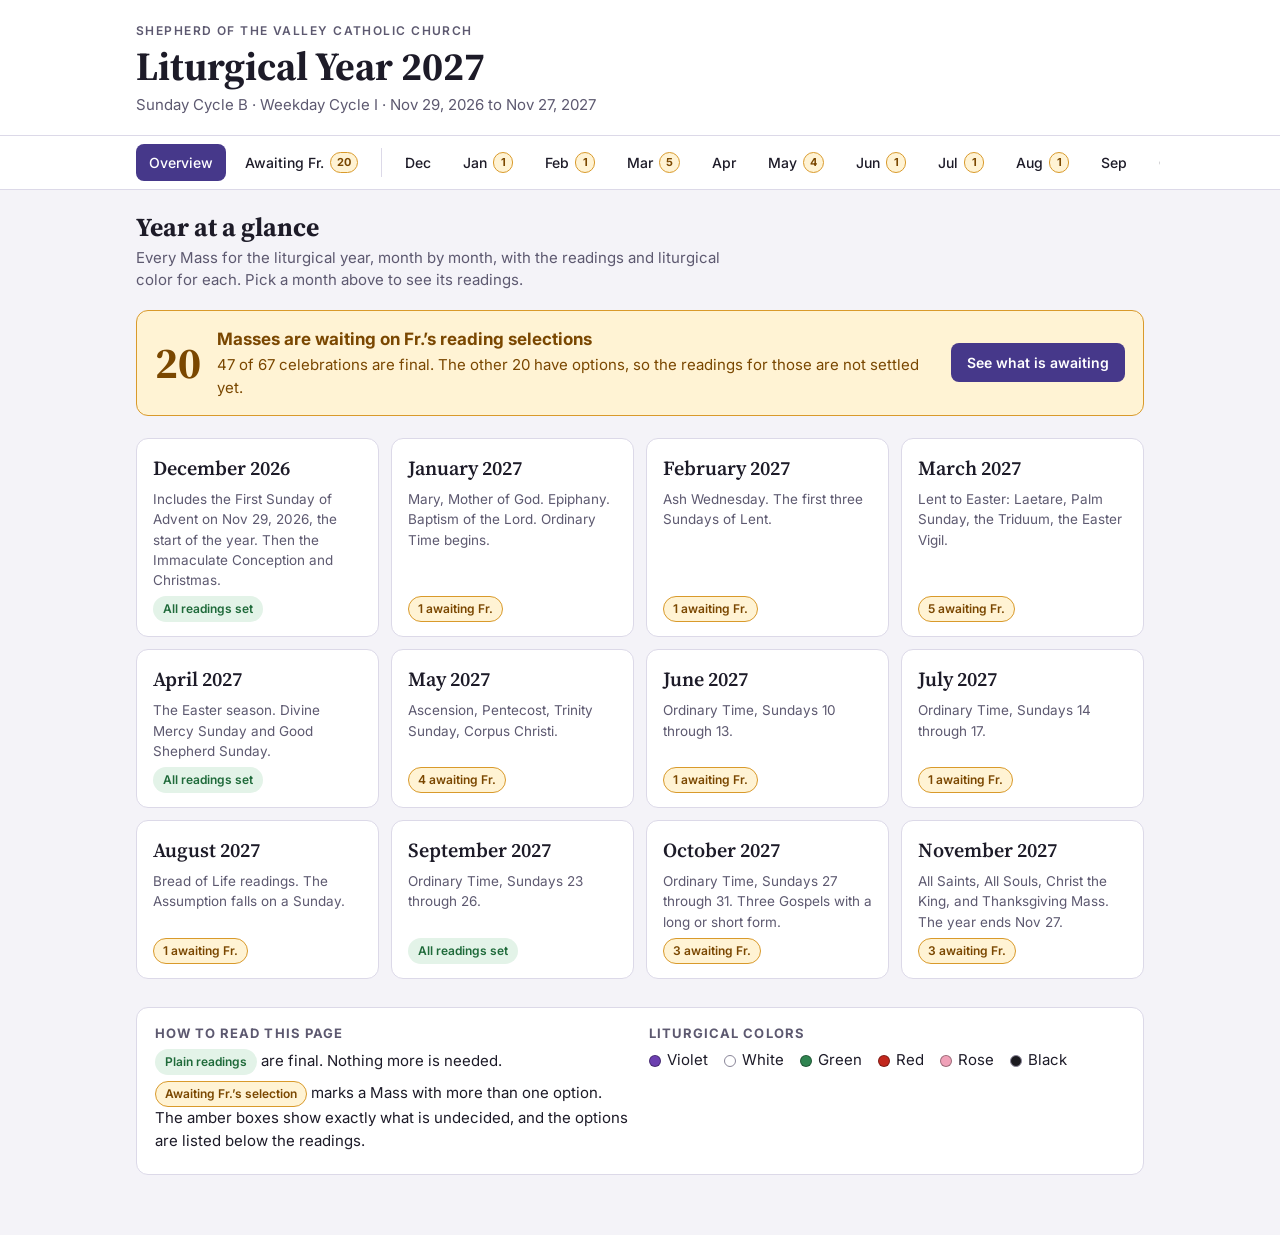
<file: index.html>
<!doctype html>
<html lang="en">
<head>
<meta charset="utf-8">
<meta name="viewport" content="width=device-width, initial-scale=1">
<meta name="color-scheme" content="light dark">
<title>Liturgical Year 2027</title>
<link rel="preconnect" href="https://fonts.googleapis.com">
<link rel="preconnect" href="https://fonts.gstatic.com" crossorigin>
<link href="https://fonts.googleapis.com/css2?family=Inter:wght@400;500;600;700&family=Source+Serif+4:opsz,wght@8..60,500;8..60,600;8..60,700&display=swap" rel="stylesheet">
<link rel="stylesheet" href="style.css">
</head>
<body>

<header class="mast"><div class="wrap">
  <p class="parish">Shepherd of the Valley Catholic Church</p>
  <h1>Liturgical Year 2027</h1>
  <p class="sub">Sunday Cycle B · Weekday Cycle I · Nov 29, 2026 to Nov 27, 2027</p>
</div></header>
<nav aria-label="Pages"><div class="wrap" id="nav"></div></nav>
<main><div class="wrap" id="view" aria-live="polite"></div></main>

<script src="data.js"></script>
<script src="resolve.js"></script>
<script>
const MO = ['Jan','Feb','Mar','Apr','May','Jun','Jul','Aug','Sep','Oct','Nov','Dec'];
const $ = id => document.getElementById(id);
const esc = s => String(s).replace(/[&<>"]/g, c => ({'&':'&amp;','<':'&lt;','>':'&gt;','"':'&quot;'}[c]));
function dparts(iso){ const [y,m,d]=iso.split('-').map(Number); const dt=new Date(Date.UTC(y,m-1,d)); return {wd:WD[dt.getUTCDay()], mo:MO[m-1], d, y, full:`${WD[dt.getUTCDay()]}, ${MO[m-1]} ${d}`}; }
function colorDots(c){ const out=[]; const l=c.toLowerCase(); ['violet','white','green','red','rose','black'].forEach(k=>{ if(l.includes(k)) out.push(`<span class="cd ${k}" aria-hidden="true"></span>`); }); return out.join(''); }
const waitCount = m => m.e.filter(x=>x.sl).length;
let total = 0, totalWait = 0; /* set in start(), once the committed choices are applied */

function slotsHtml(x){
  return (x.pn ? `<p class="pn">${esc(x.pn)}</p>` : '') + x.sl.map(([label,opts,multi])=>
    `<div class="slot${multi?' multi':''}"><div class="sl">${esc(label)}</div><ul>${opts.map(o=>`<li>${esc(o)}</li>`).join('')}</ul></div>`).join('');
}
function celHtml(x){
  const p = dparts(x.d), waiting = !!x.sl;
  const readings = LABELS.map((l,i)=>{
    const aw = x.aw && x.aw.includes(i);
    return `<div class="${aw?'aw':''}"><span class="l">${l}</span>` +
      (aw ? `<div class="vv"><span class="tag">Awaiting Fr.</span><div class="v">${esc(x.r[i])}</div></div>` :`<span class="v">${esc(x.r[i])}</span>`) + `</div>`;
  }).join('');
  return `<article class="cel${waiting?' has-wait':''}" id="d-${x.d}-${esc(x.f).length}">
    <div class="cel-h">
      <div class="date"><div class="wd">${p.wd}</div><div class="dn">${p.d}</div><div class="mo">${p.mo}</div></div>
      <div><h3 class="feast">${esc(x.f)}</h3>
        <div class="meta"><span class="sw">${colorDots(x.c)} ${esc(x.c)}</span>${waiting?'<span class="pill pend">Awaiting Fr.&rsquo;s selection</span>':''}</div>
        ${x.n?`<p class="note">${esc(x.n)}</p>`:''}</div>
    </div>
    <div class="rd">${readings}</div>
    ${x.s?`<div class="special">${x.s}</div>`:''}
    ${waiting?`<div class="wait"><h4>Awaiting Fr.&rsquo;s selection</h4>${slotsHtml(x)}</div>`:''}
  </article>`;
}

/* ---------- VIEWS ---------- */
function home(){
  const cards = MONTHS.map(m=>{ const w=waitCount(m);
    return `<a class="mcard" href="#${m.id}"><span class="mn">${m.name}</span><span class="mb">${esc(m.blurb)}</span>
      <span class="pill ${w?'pend':'ok'}">${w?`${w} awaiting Fr.`:'All readings set'}</span></a>`; }).join('');
  return `<h2>Year at a glance</h2>
  <p class="lede">Every Mass for the liturgical year, month by month, with the readings and liturgical color for each. Pick a month above to see its readings.</p>
  ${totalWait ? `<div class="banner"><div class="big">${totalWait}</div><div class="txt"><strong>Masses are waiting on Fr.&rsquo;s reading selections</strong>
    <p>${total-totalWait} of ${total} celebrations are final. The other ${totalWait} have options, so the readings for those are not settled yet.</p></div>
    <a class="btn" href="#awaiting">See what is awaiting</a></div>` : '<div class="banner"><div class="txt"><strong>All readings are set</strong><p>Every Mass for the year has its final readings.</p></div></div>'}
  <div class="grid">${cards}</div>
  <div class="key"><div class="key-cols">
    <div><h3>How to read this page</h3>
      <p><span class="pill ok">Plain readings</span> are final. Nothing more is needed.</p>
      <p><span class="pill pend">Awaiting Fr.&rsquo;s selection</span> marks a Mass with more than one option. The amber boxes show exactly what is undecided, and the options are listed below the readings.</p></div>
    <div><h3>Liturgical colors</h3><div class="swatches">
      <span class="sw"><span class="cd violet"></span>Violet</span><span class="sw"><span class="cd white"></span>White</span>
      <span class="sw"><span class="cd green"></span>Green</span><span class="sw"><span class="cd red"></span>Red</span>
      <span class="sw"><span class="cd rose"></span>Rose</span><span class="sw"><span class="cd black"></span>Black</span></div></div>
  </div></div>`;
}
function awaiting(){
  if(!totalWait) return '<h2>Awaiting Fr.&rsquo;s selections</h2><p class="lede">Nothing is awaiting. All readings are set.</p>';
  const groups = MONTHS.filter(m=>waitCount(m)).map(m=>`<section class="group"><h3>${m.name} <a href="#${m.id}">Open ${m.short}</a></h3>` +
    m.e.filter(x=>x.sl).map(x=>{ const p=dparts(x.d);
      return `<div class="aw-card"><div class="top"><span class="d">${p.full}</span><span class="f">${esc(x.f)}</span></div><div class="wait">${slotsHtml(x)}</div></div>`; }).join('') + `</section>`).join('');
  const clear = MONTHS.filter(m=>!waitCount(m)).map(m=>m.name).join(', ');
  return `<h2>Awaiting Fr.&rsquo;s selections</h2>
  <p class="lede">${totalWait} Masses have more than one reading option. Nothing below is decided yet. Each open circle is a choice for Fr. to make. Where a row says &ldquo;if&rdquo;, it only applies when that earlier option is chosen.</p>
  ${groups}<p class="lede">No selections needed in: ${clear}.</p>`;
}
let onlyWait = false;
function month(m){
  const list = (onlyWait ? m.e.filter(x=>x.sl) : m.e);
  const w = waitCount(m);
  return `<div class="mhead"><div><h2>${m.name}</h2><p class="lede" style="margin:0">${esc(m.blurb)}</p></div>
    ${w?`<label class="tog-l"><input type="checkbox" id="only" ${onlyWait?'checked':''}><span class="tog"></span>Only show Masses awaiting Fr. (${w})</label>`:`<span class="pill ok">All readings set</span>`}</div>
    <div class="cards">${list.length?list.map(celHtml).join(''):'<div class="empty">No Masses in this month are awaiting a selection.</div>'}</div>`;
}

/* ---------- ROUTER ---------- */
function render(){
  const id = location.hash.slice(1) || 'home';
  const m = MONTHS.find(x=>x.id===id);
  const view = $('view');
  view.innerHTML = m ? month(m) : id==='awaiting' ? awaiting() : home();
  const cur = m ? id : (id==='awaiting' ? 'awaiting' : 'home');
  $('nav').innerHTML =
    `<a href="#home" ${cur==='home'?'aria-current="page"':''}>Overview</a>` +
    `<a href="#awaiting" ${cur==='awaiting'?'aria-current="page"':''}>Awaiting Fr. <span class="dot-n">${totalWait}</span></a><span class="sep"></span>` +
    MONTHS.map(x=>{ const w=waitCount(x); return `<a href="#${x.id}" ${cur===x.id?'aria-current="page"':''}>${x.short}${w?` <span class="dot-n" title="${w} awaiting Fr.">${w}</span>`:''}</a>`; }).join('');
  const c = $('only'); if(c) c.addEventListener('change', e=>{ onlyWait = e.target.checked; render(); $('only').focus(); });
  const act = document.querySelector('nav [aria-current]'); if(act) act.scrollIntoView({inline:'center', block:'nearest'});
}
/* Apply the committed choices from selections.js, then draw the page. */
function start(){
  const sel = window.SEL || {};
  MONTHS.forEach(m=>{ m.e = m.e.map(x=>Readings.apply(x, sel[x.d])); });
  total = MONTHS.reduce((a,m)=>a+m.e.length,0);
  totalWait = MONTHS.reduce((a,m)=>a+waitCount(m),0);
  window.addEventListener('hashchange', ()=>{ render(); window.scrollTo(0,0); });
  render();
}
/* The timestamp stops the browser from showing an old copy after a commit.
   If the file cannot be loaded, the page still shows, with the options as awaiting. */
const loader = document.createElement('script');
loader.src = 'selections.js?t=' + Date.now();
loader.onload = loader.onerror = start;
document.head.appendChild(loader);
</script>

</body>
</html>
</file>
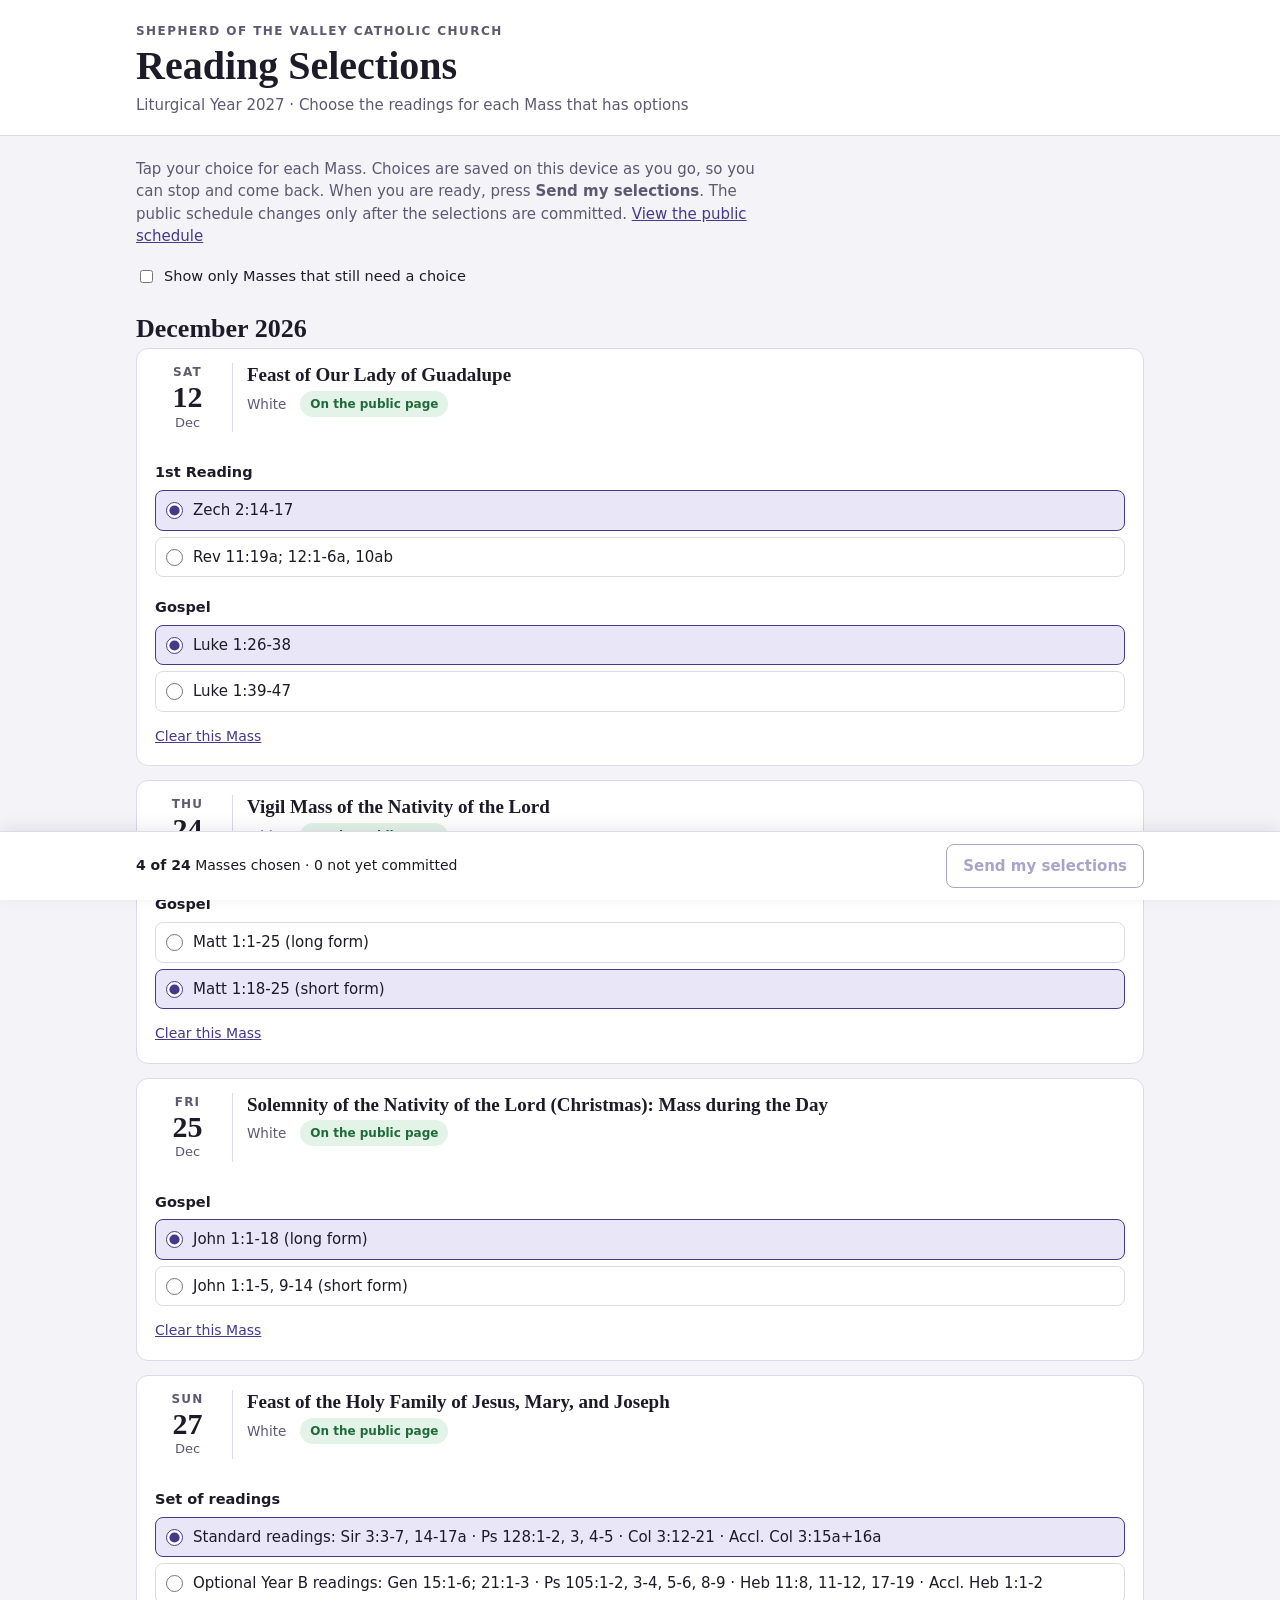
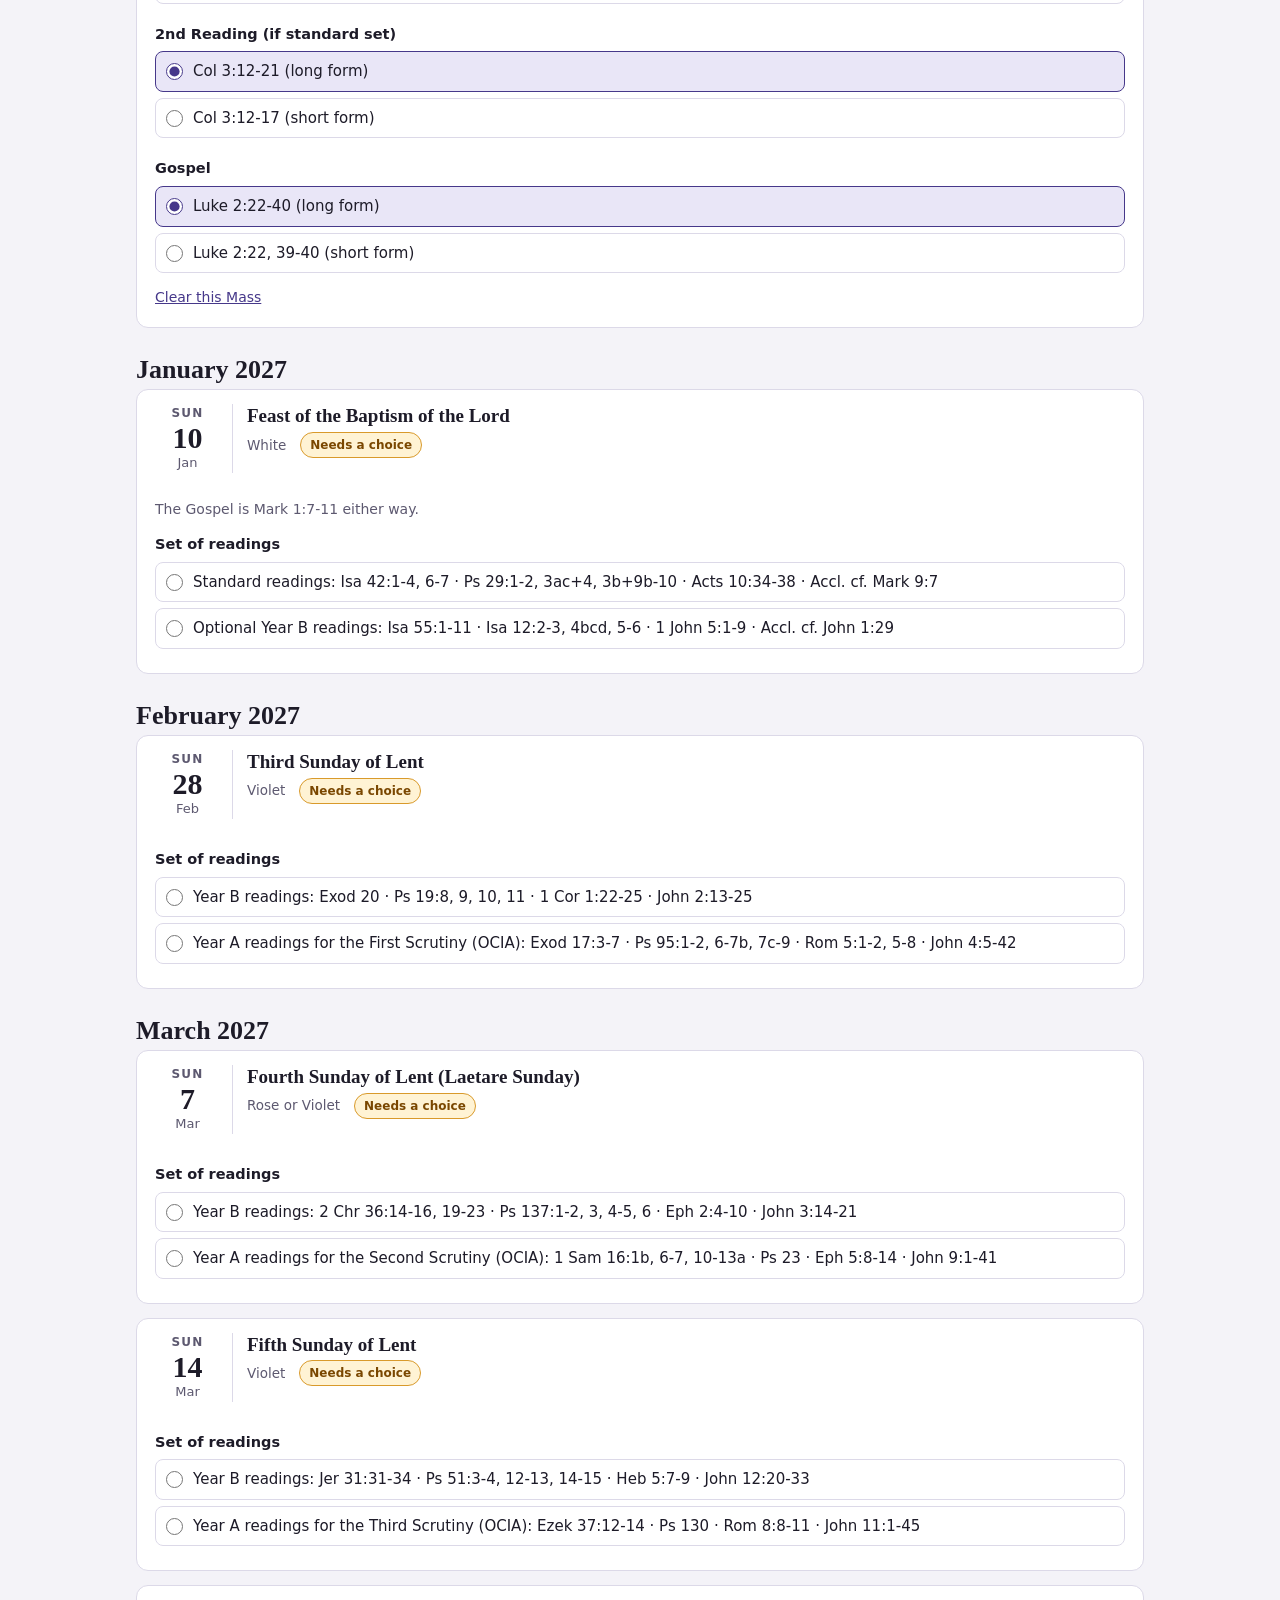
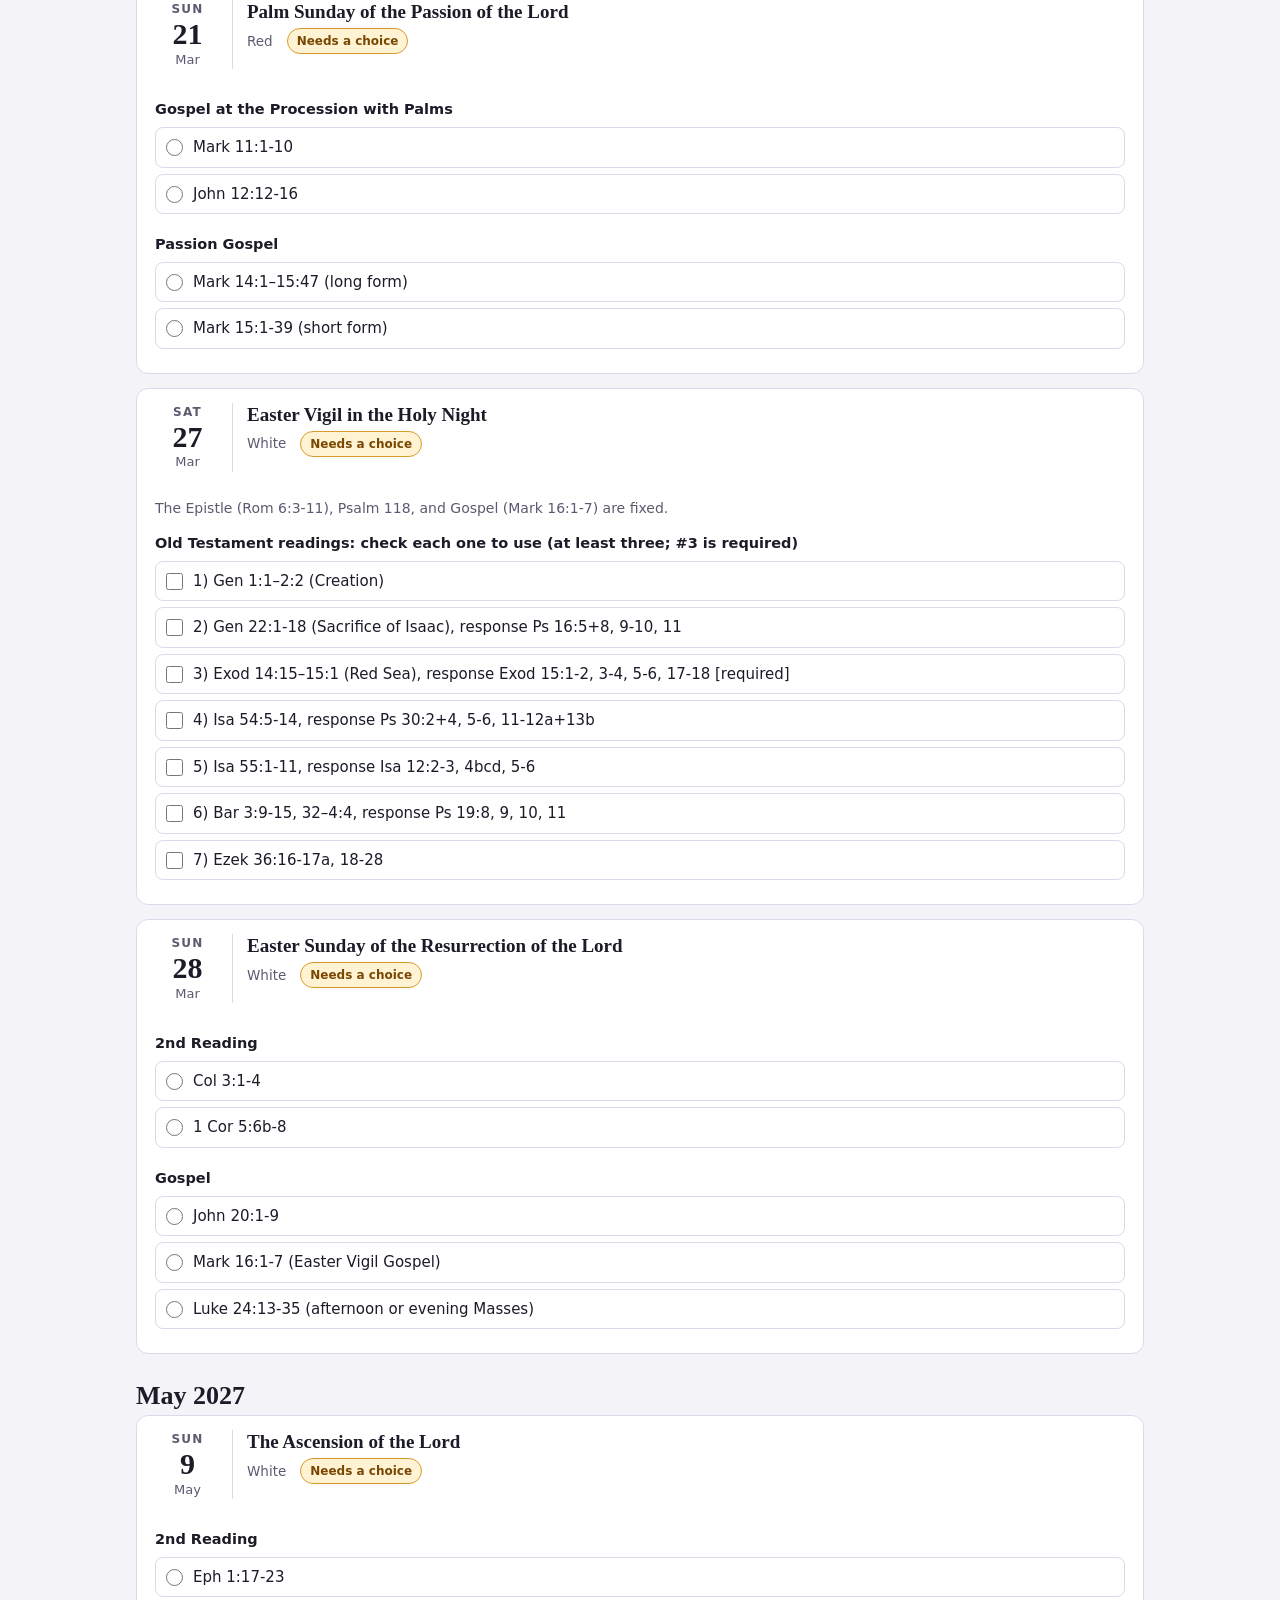
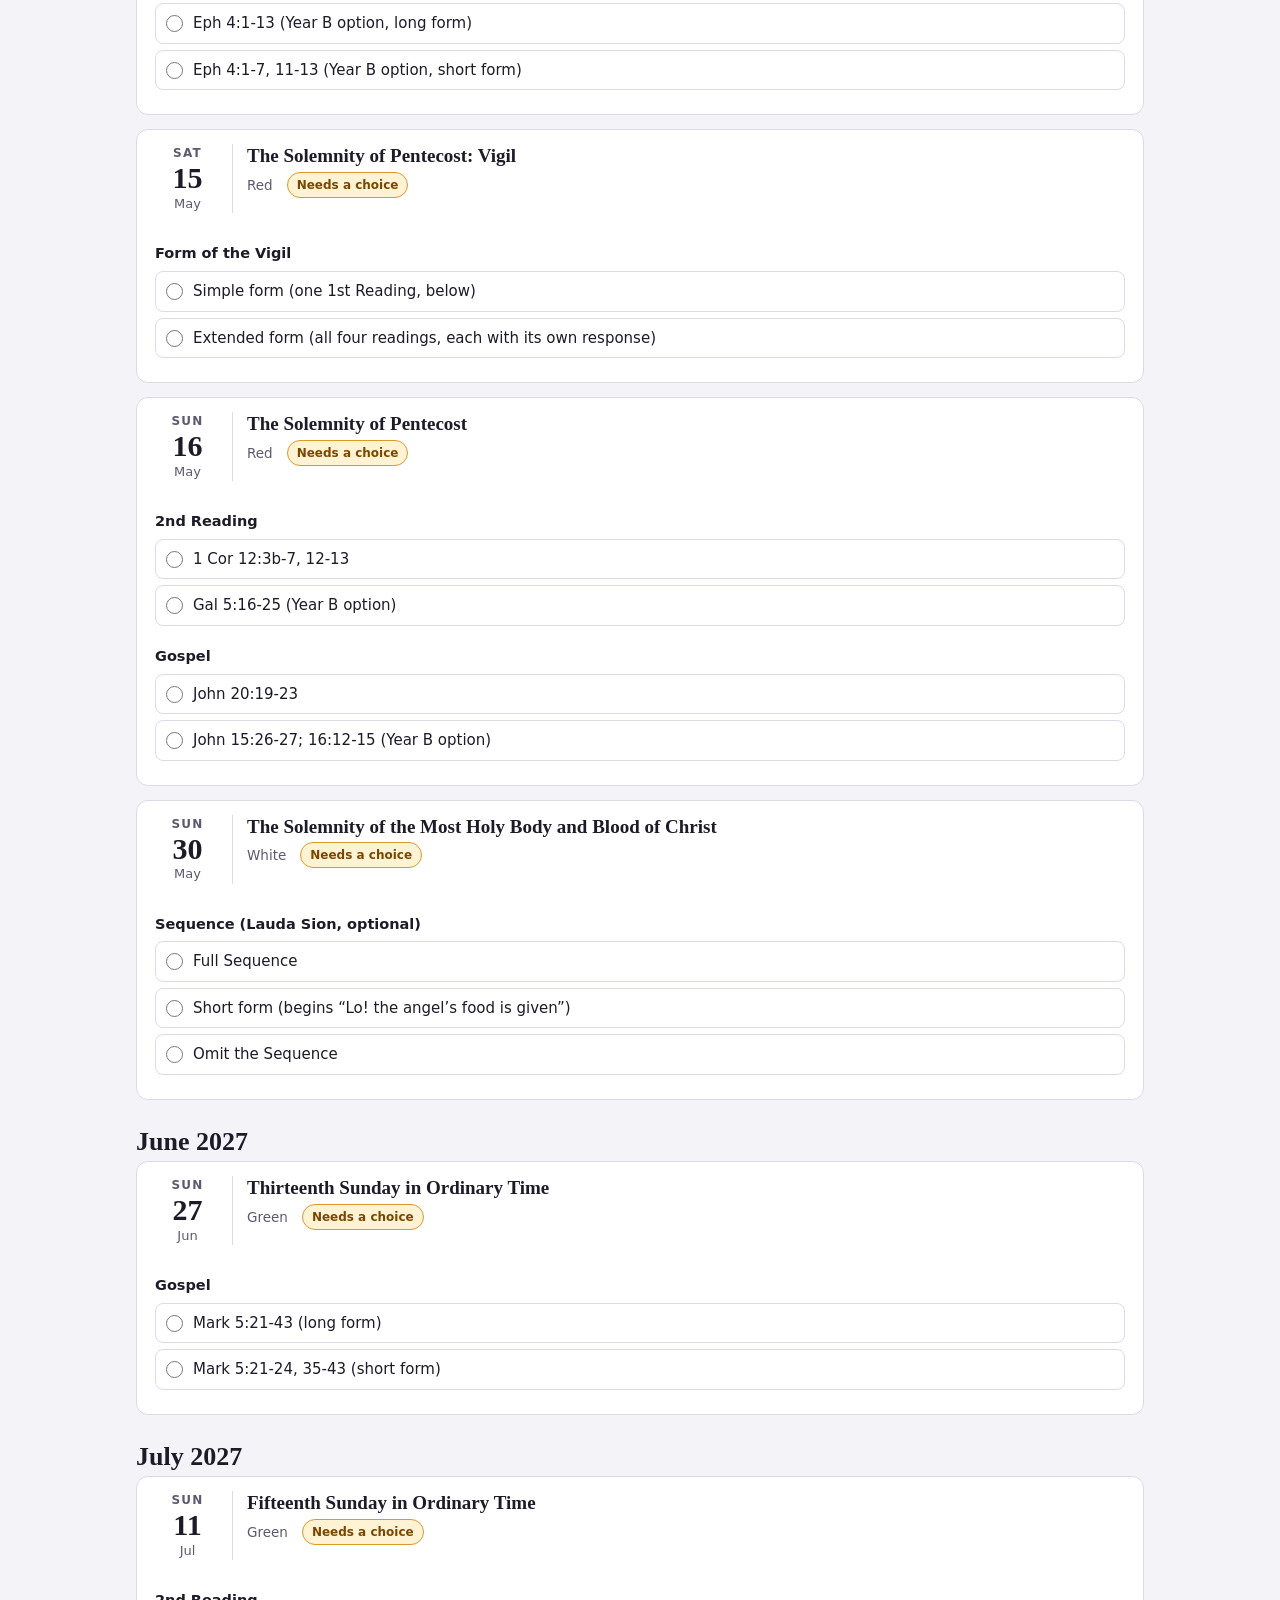
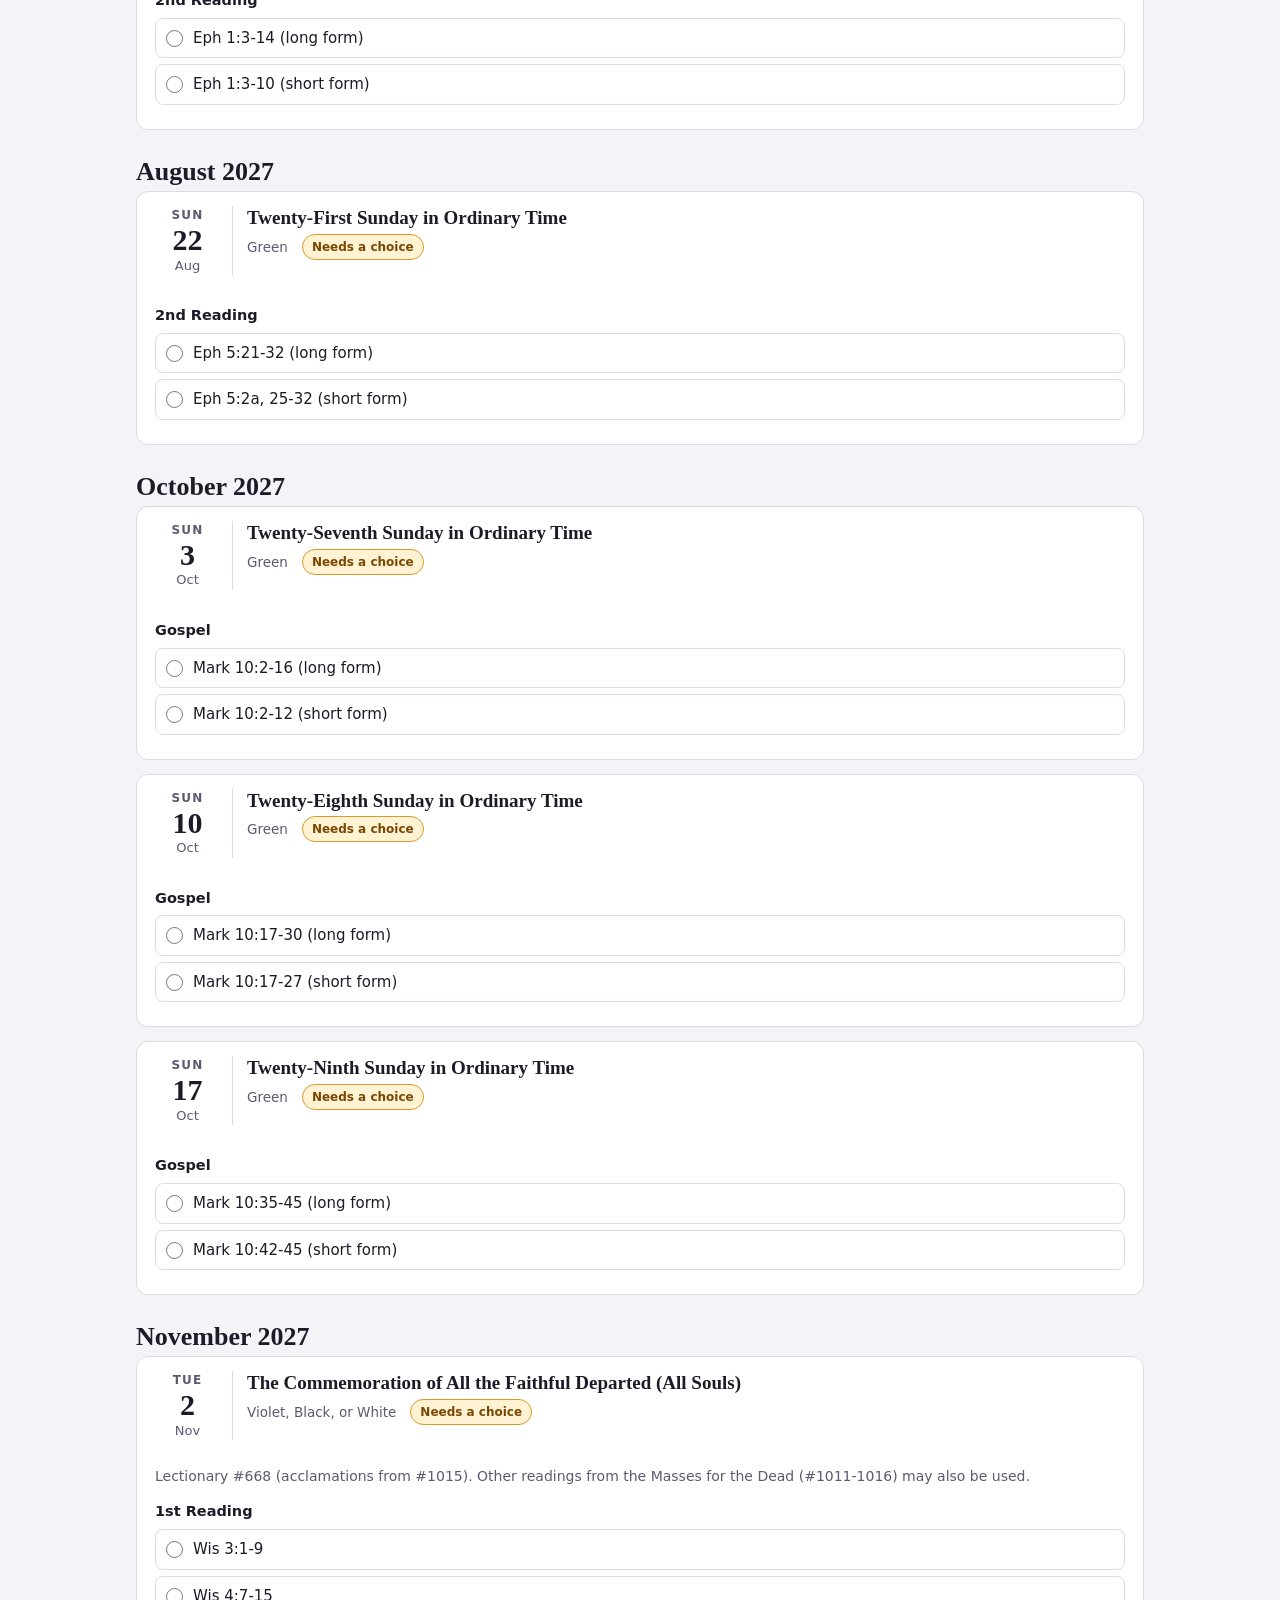
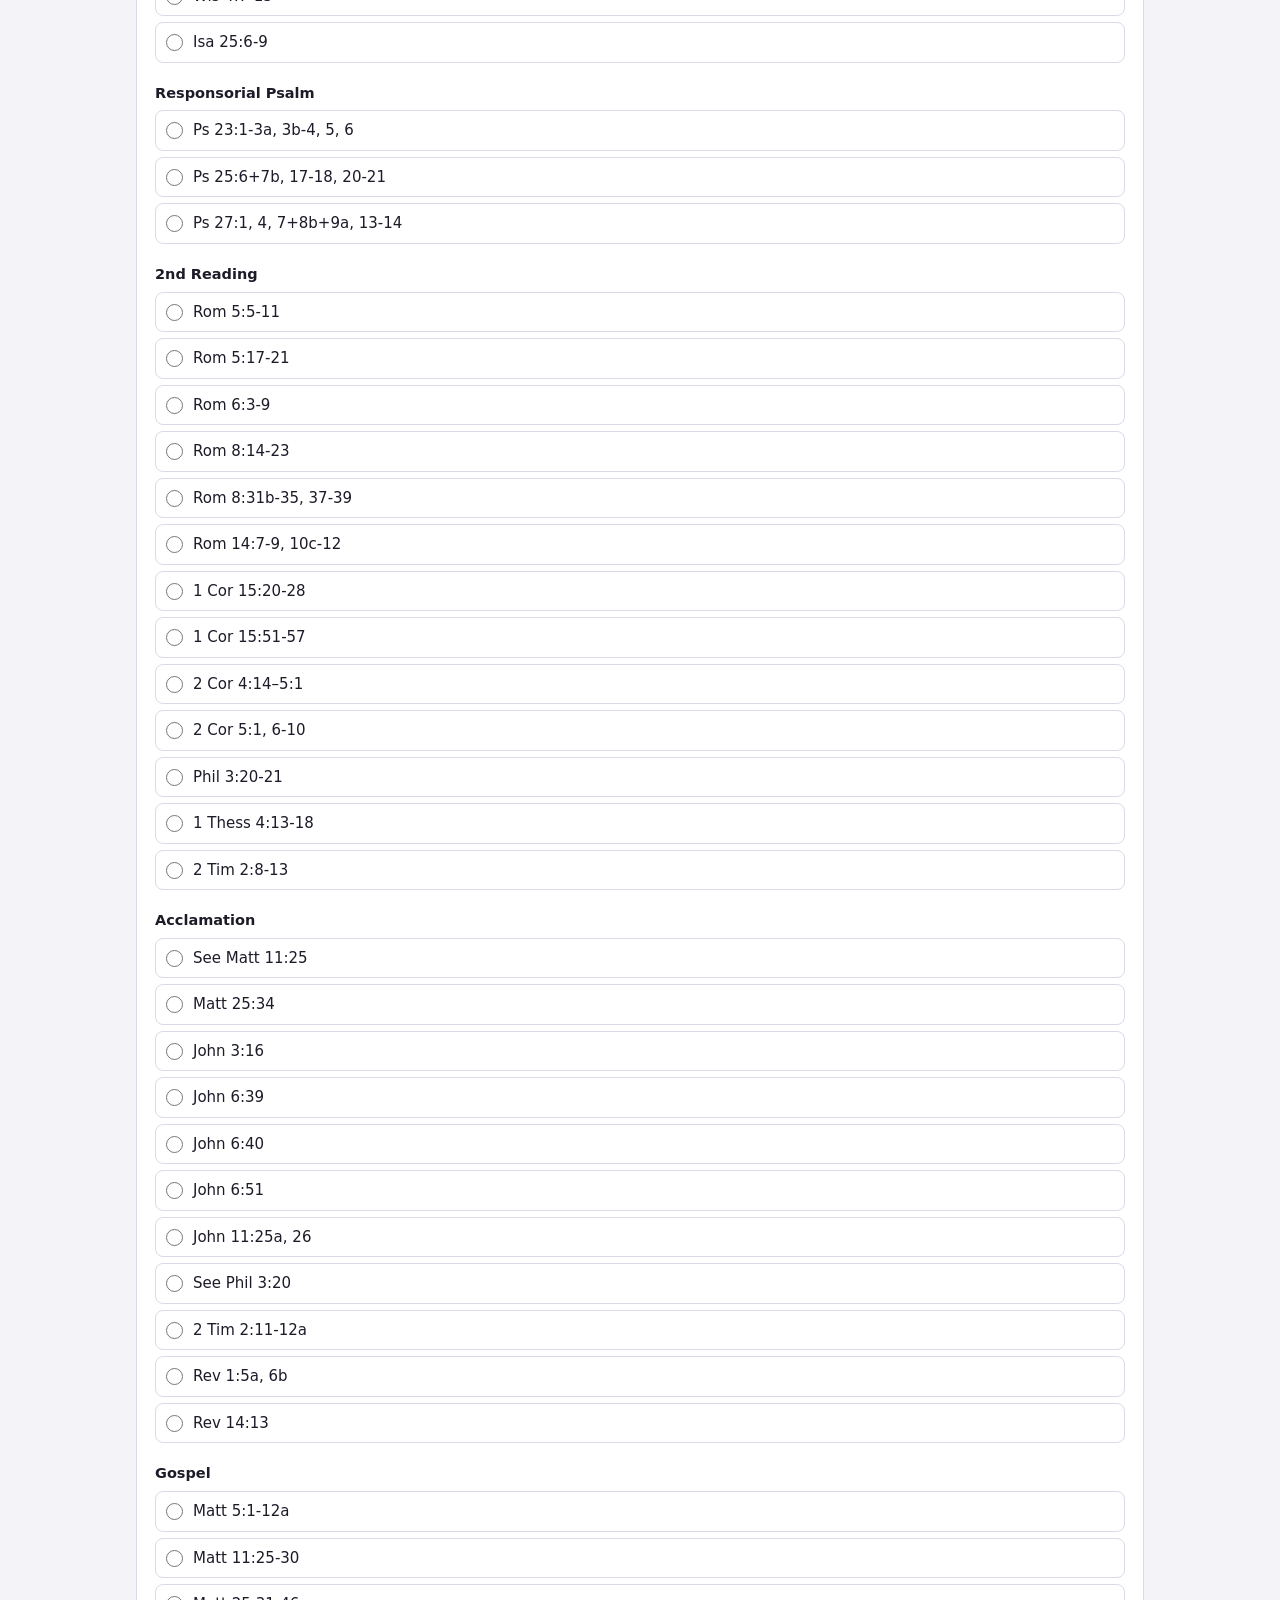
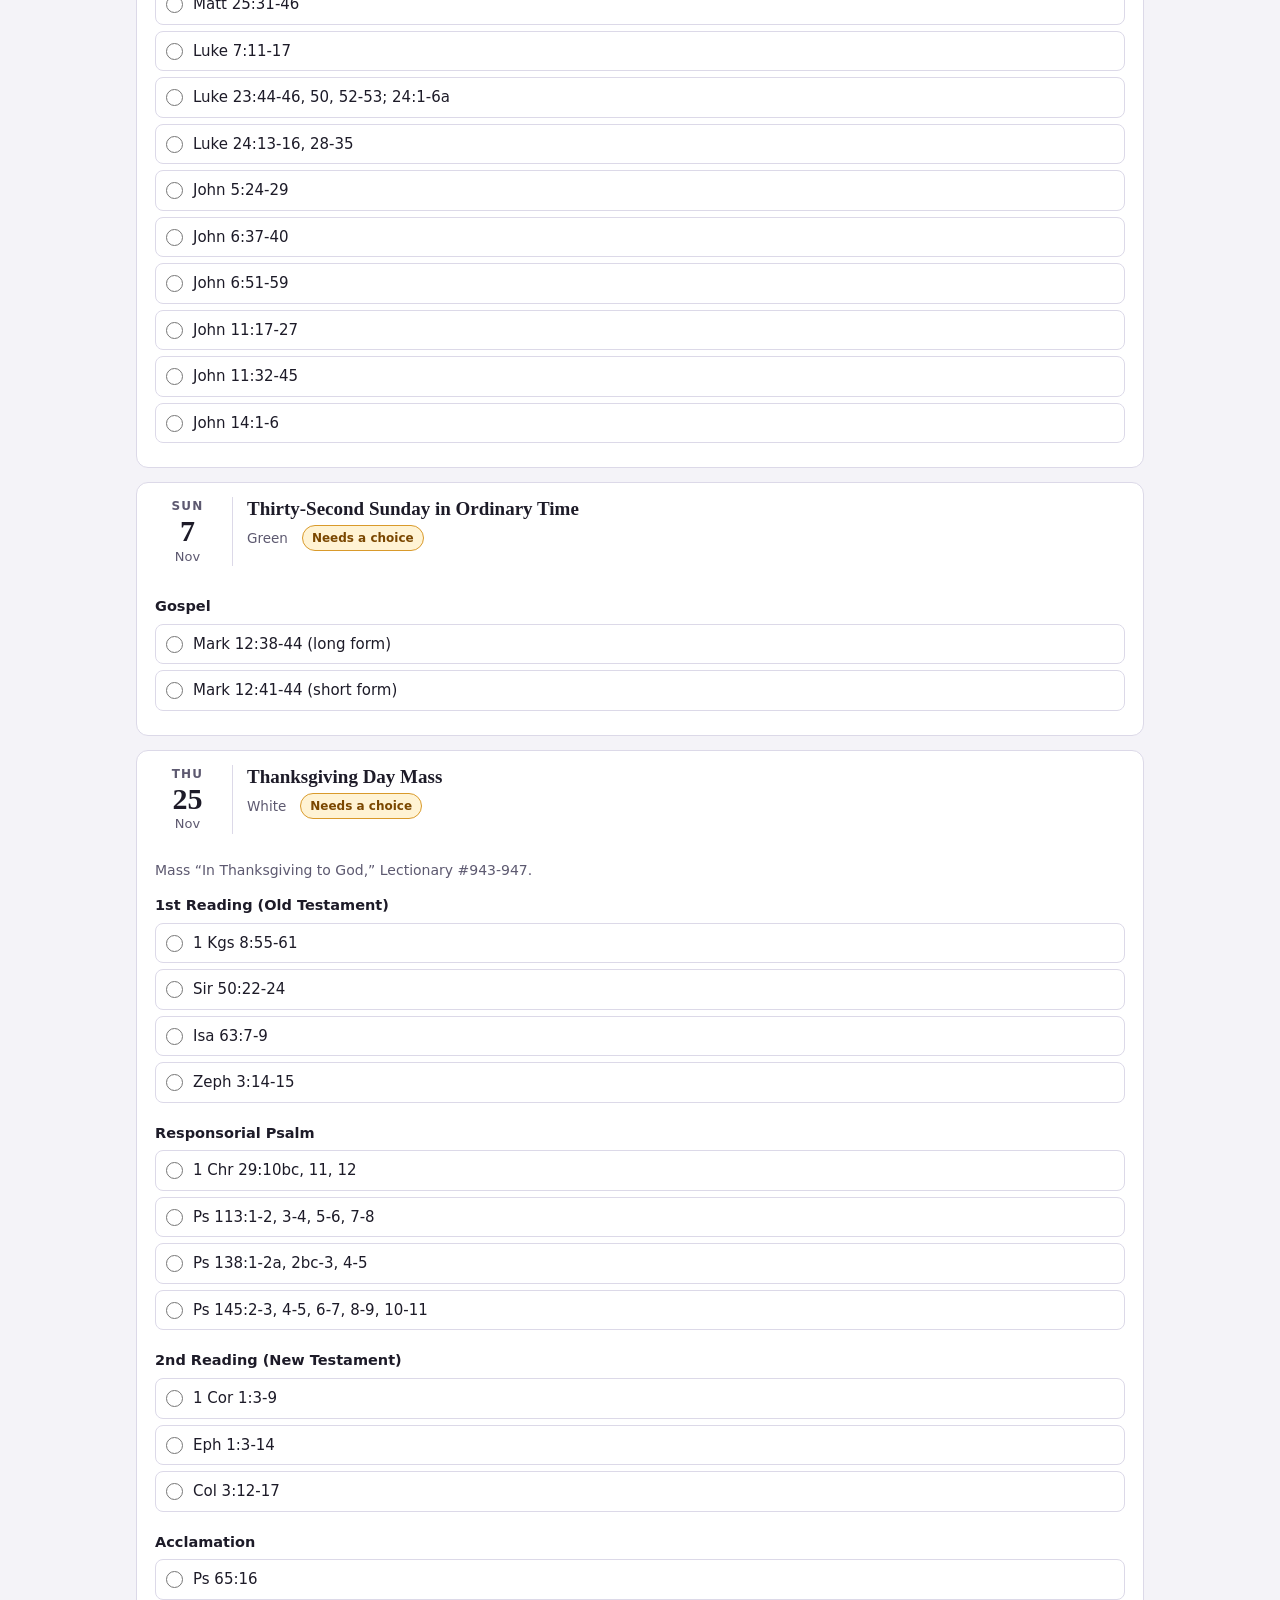
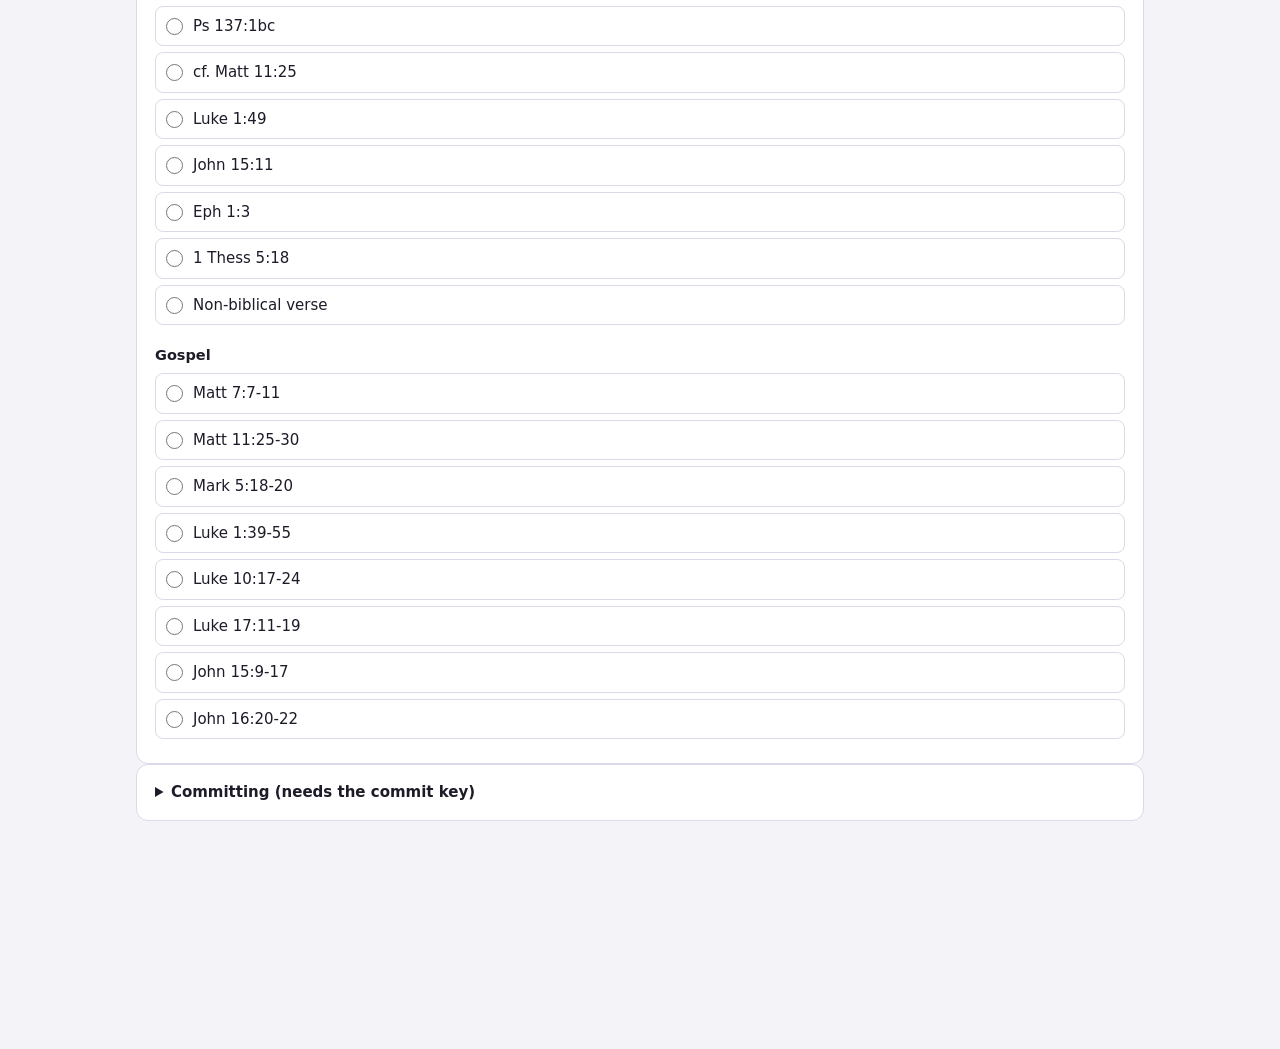
<file: plan-ea562357a7.html>
<!doctype html>
<html lang="en">
<head>
<meta charset="utf-8">
<meta name="viewport" content="width=device-width, initial-scale=1">
<meta name="color-scheme" content="light dark">
<meta name="robots" content="noindex, nofollow">
<meta name="referrer" content="no-referrer">
<!-- Limits where this page may send data, since the commit key is kept in this browser. -->
<meta http-equiv="Content-Security-Policy" content="default-src 'self'; script-src 'self' 'unsafe-inline'; style-src 'self' 'unsafe-inline' https://fonts.googleapis.com; font-src https://fonts.gstatic.com; connect-src https://api.github.com; base-uri 'none'; form-action 'none'">
<title>Reading Selections: Liturgical Year 2027</title>
<link rel="preconnect" href="https://fonts.googleapis.com">
<link href="https://fonts.googleapis.com/css2?family=Inter:wght@400;500;600;700&family=Source+Serif+4:opsz,wght@8..60,600;8..60,700&display=swap" rel="stylesheet">
<link rel="stylesheet" href="style.css">
<style>
body { padding-bottom: 150px; }
.msg { border: 1px solid var(--wait-line); background: var(--wait-bg); color: var(--wait-text); border-radius: 10px; padding: 12px 16px; margin-bottom: 14px; }
.msg.ok { background: var(--done-bg); border-color: currentColor; color: inherit; }
.pick { padding: 4px 18px 18px; }
.pick .pn { font-size: 14px; color: var(--muted); margin: 10px 0 0; }
fieldset { border: 0; padding: 0; margin: 14px 0 0; min-width: 0; }
legend { font-weight: 600; font-size: 14.5px; padding: 0; margin-bottom: 6px; }
.opt { display: flex; gap: 10px; align-items: flex-start; padding: 8px 10px; border: 1px solid var(--line); border-radius: 8px; margin-bottom: 6px; cursor: pointer; font-size: 15px; overflow-wrap: anywhere; }
.opt:has(input:checked) { border-color: var(--accent); background: var(--accent-soft); }
.opt input { margin: 3px 0 0; width: 17px; height: 17px; flex: none; accent-color: var(--accent); }
button { font: inherit; font-weight: 600; font-size: 15px; border-radius: 8px; padding: 10px 16px; border: 1px solid var(--accent); background: var(--accent); color: var(--card); cursor: pointer; }
button.alt { background: transparent; color: var(--accent); }
button.link { border: 0; background: none; color: var(--accent); padding: 8px 0 0; font-weight: 500; font-size: 14px; text-decoration: underline; }
button:disabled { opacity: .45; cursor: default; }
.bar { position: fixed; left: 0; right: 0; bottom: 0; background: var(--card); border-top: 1px solid var(--line); box-shadow: 0 -4px 16px rgba(0,0,0,.08); z-index: 20; padding: 12px 0; }
.bar .wrap { display: flex; gap: 10px; align-items: center; flex-wrap: wrap; }
.bar .count { flex: 1 1 220px; font-size: 14px; }
@media (max-width: 520px) { .bar .count { flex-basis: 100%; } .bar button { flex: 1 1 0; padding: 10px 6px; font-size: 14px; } }
textarea, input[type=password] { font: inherit; font-size: 14px; width: 100%; box-sizing: border-box; border: 1px solid var(--line); border-radius: 8px; padding: 10px; background: var(--card); color: inherit; }
textarea { height: 84px; word-break: break-all; }
.panel { background: var(--card); border: 1px solid var(--line); border-radius: 12px; padding: 16px 18px; margin-bottom: 18px; }
.row { display: flex; gap: 10px; flex-wrap: wrap; margin-top: 10px; align-items: center; }
details.panel summary { cursor: pointer; font-weight: 600; }
.tog-row { margin: 0 0 16px; font-size: 14.5px; display: flex; gap: 8px; align-items: center; }
h2.mon { margin-top: 26px; }
[hidden] { display: none !important; }
</style>
</head>
<body>

<header class="mast"><div class="wrap">
  <p class="parish">Shepherd of the Valley Catholic Church</p>
  <h1>Reading Selections</h1>
  <p class="sub">Liturgical Year 2027 · Choose the readings for each Mass that has options</p>
</div></header>

<main><div class="wrap">
  <div id="messages" aria-live="polite"></div>
  <p class="lede">Tap your choice for each Mass. Choices are saved on this device as you go, so you can stop and come back. When you are ready, press <strong>Send my selections</strong>. The public schedule changes only after the selections are committed. <a href="index.html">View the public schedule</a></p>

  <div class="panel" id="send-panel" hidden>
    <strong>Send this link to the person who commits the selections</strong>
    <p style="font-size:14px;margin:6px 0 8px">The link carries your choices. If you change anything afterward, send a new one.</p>
    <textarea id="send-link" readonly aria-label="Link carrying your selections"></textarea>
    <div class="row"><button type="button" id="share" hidden>Share…</button><button type="button" id="copy">Copy link</button><button type="button" class="alt" id="email">Email it</button><button type="button" class="alt" id="close-send">Close</button></div>
  </div>

  <label class="tog-row"><input type="checkbox" id="only-open"> Show only Masses that still need a choice</label>
  <div id="list"></div>

  <details class="panel" id="key-panel">
    <summary>Committing (needs the commit key)</summary>
    <p style="font-size:14px">Only the person holding the key can change the public schedule. The key is kept in this browser only. Do not save it on a shared computer.</p>
    <input type="password" id="key" autocomplete="off" spellcheck="false" aria-label="Commit key" placeholder="Paste the commit key">
    <div class="row"><button type="button" id="save-key">Use this key</button><button type="button" class="alt" id="forget-key">Forget key</button><span id="key-state" style="font-size:14px"></span></div>
  </details>
</div></main>

<div class="bar"><div class="wrap">
  <div class="count" id="count"></div>
  <button type="button" class="alt" id="send">Send my selections</button>
  <button type="button" id="commit" hidden>Commit to public page</button>
</div></div>

<script src="data.js"></script>
<script src="resolve.js"></script>
<script>
'use strict';
const API = 'https://api.github.com/repos/Liberty-Pro/liturgy-schedule';
const FILE = API + '/contents/selections.js';
const PICKS_STORE = 'sovcLiturgy.picks', KEY_STORE = 'sovcLiturgy.commitKey';
const R = window.Readings;
const MASSES = MONTHS.flatMap(m => m.e).filter(x => x.sl);
const MO = ['Jan','Feb','Mar','Apr','May','Jun','Jul','Aug','Sep','Oct','Nov','Dec'];
const $ = id => document.getElementById(id);
const esc = s => String(s).replace(/[&<>"]/g, c => ({'&':'&amp;','<':'&lt;','>':'&gt;','"':'&quot;'}[c]));
const has = (o, k) => Object.prototype.hasOwnProperty.call(o, k);
const when = d => { const [y, m, n] = d.split('-').map(Number); return `${WD[new Date(Date.UTC(y, m - 1, n)).getUTCDay()]}, ${MO[m - 1]} ${n}`; };
const label = x => `${when(x.d)}: ${x.f}`;

let published = {};   /* what the public page shows */
let picks = {};       /* choices made on this device that differ from (or are not yet) published */
let key = '';
let busy = false;

/* ---------- storage ---------- */
function read(name) { try { return localStorage.getItem(name); } catch (e) { return null; } }
function write(name, value) {
  try { value === null ? localStorage.removeItem(name) : localStorage.setItem(name, value); return true; }
  catch (e) { message('This browser is not letting the page save. Send your selections before closing it.'); return false; }
}
const savePicks = () => write(PICKS_STORE, JSON.stringify(picks));
const current = x => has(picks, x.d) ? picks[x.d] : (published[x.d] || R.emptyPick(x));
const differs = x => has(picks, x.d) && !R.same(x, picks[x.d], published[x.d] || R.emptyPick(x));

function message(text, ok) {
  const div = document.createElement('div');
  div.className = 'msg' + (ok ? ' ok' : '');
  div.textContent = text;
  $('messages').replaceChildren(div);
  div.scrollIntoView({ block: 'nearest' });
}

/* ---------- screen ---------- */
function status(x) {
  const p = current(x);
  if (differs(x)) {
    if (R.isEmpty(x, p)) return ['pend', 'Cleared, not yet committed'];
    return R.isComplete(x, p) ? ['pend', 'Chosen, not yet committed'] : ['pend', 'Incomplete'];
  }
  return published[x.d] && R.isComplete(x, published[x.d]) ? ['ok', 'On the public page'] : ['pend', 'Needs a choice'];
}
function cardInner(x) {
  const p = R.clean(x, current(x)), vis = R.visible(x, p), [cls, text] = status(x);
  const groups = x.sl.map(([name, opts, multi], g) => !vis[g] ? '' :
    `<fieldset><legend>${esc(name)}</legend>${opts.map((o, i) =>
      `<label class="opt"><input type="${multi ? 'checkbox' : 'radio'}" id="o-${x.d}-${g}-${i}" name="g-${x.d}-${g}" data-d="${x.d}" data-g="${g}" data-i="${i}" ${p[g].includes(i) ? 'checked' : ''}><span>${esc(o)}</span></label>`).join('')}</fieldset>`).join('');
  return `<div class="cel-h"><div class="date"><div class="wd">${when(x.d).slice(0, 3)}</div><div class="dn">${Number(x.d.slice(8))}</div><div class="mo">${MO[Number(x.d.slice(5, 7)) - 1]}</div></div>
    <div><h3 class="feast">${esc(x.f)}</h3><div class="meta"><span>${esc(x.c)}</span><span class="pill ${cls}">${text}</span></div></div></div>
    <div class="pick">${x.pn ? `<p class="pn">${esc(x.pn)}</p>` : ''}${groups}
    ${R.isEmpty(x, p) ? '' : `<button type="button" class="link" data-clear="${x.d}">Clear this Mass</button>`}
    ${differs(x) && published[x.d] ? `<button type="button" class="link" data-undo="${x.d}" style="margin-left:16px">Go back to the published choice</button>` : ''}</div>`;
}
function renderList() {
  const only = $('only-open').checked;
  const html = MONTHS.map(m => {
    const list = m.e.filter(x => x.sl && (!only || !R.isComplete(x, current(x))));
    return list.length ? `<h2 class="mon">${esc(m.name)}</h2><div class="cards">${list.map(x => `<article class="cel" id="c-${x.d}">${cardInner(x)}</article>`).join('')}</div>` : '';
  }).join('');
  $('list').innerHTML = html || '<div class="empty">Every Mass has a choice.</div>';
  renderBar();
}
function renderBar() {
  const done = MASSES.filter(x => R.isComplete(x, current(x))).length;
  const c = R.changes(MASSES, picks, published);
  const waiting = c.set.length + c.remove.length;
  $('count').innerHTML = `<strong>${done} of ${MASSES.length}</strong> Masses chosen · ${waiting} not yet committed${c.incomplete.length ? ` · ${c.incomplete.length} incomplete` : ''}`;
  $('send').disabled = !MASSES.some(differs);
  $('commit').hidden = !key;
  $('commit').disabled = busy || !waiting;
  $('key-state').textContent = key ? 'A key is saved on this device.' : 'No key on this device.';
}
/* Redraw one card in place so the page does not jump. */
function refresh(d, focusId) {
  const x = MASSES.find(m => m.d === d), card = $('c-' + d);
  if (card) card.innerHTML = cardInner(x);
  if (focusId && $(focusId)) $(focusId).focus({ preventScroll: true });
  renderBar();
}

$('list').addEventListener('change', e => {
  const t = e.target, d = t.dataset.d;
  if (!d) return;
  const x = MASSES.find(m => m.d === d), g = Number(t.dataset.g), i = Number(t.dataset.i);
  const p = R.clean(x, current(x));
  p[g] = x.sl[g][2] ? (t.checked ? p[g].concat(i) : p[g].filter(n => n !== i)) : [i];
  picks[d] = R.clean(x, p);
  savePicks(); $('send-panel').hidden = true;
  refresh(d, t.id);
});
$('list').addEventListener('click', e => {
  const clear = e.target.dataset.clear, undo = e.target.dataset.undo;
  if (clear) { picks[clear] = R.emptyPick(MASSES.find(m => m.d === clear)); }
  else if (undo) { delete picks[undo]; }
  else return;
  savePicks(); $('send-panel').hidden = true;
  refresh(clear || undo);
});
$('only-open').addEventListener('change', renderList);

/* ---------- sending selections as a link ---------- */
const encode = o => btoa(JSON.stringify(o)).replace(/\+/g, '-').replace(/\//g, '_').replace(/=+$/, '');
const decode = s => JSON.parse(atob(s.replace(/-/g, '+').replace(/_/g, '/')));

$('send').addEventListener('click', () => {
  const out = {};
  MASSES.filter(differs).forEach(x => { out[x.d] = R.clean(x, picks[x.d]); });
  $('send-link').value = location.href.split('#')[0] + '#s=' + encode(out);
  $('share').hidden = !navigator.share;
  $('send-panel').hidden = false;
  $('send-panel').scrollIntoView({ block: 'start', behavior: 'smooth' });
});
$('copy').addEventListener('click', async () => {
  try { await navigator.clipboard.writeText($('send-link').value); message('Link copied. Paste it into a text or email.', true); }
  catch (e) { $('send-link').select(); message('Could not copy automatically. The link is selected: copy it by hand.'); }
});
$('share').addEventListener('click', () => {
  navigator.share({ title: 'Reading selections', url: $('send-link').value }).catch(() => { /* viewer closed the share sheet */ });
});
$('email').addEventListener('click', () => {
  location.href = 'mailto:?subject=' + encodeURIComponent('Reading selections') + '&body=' + encodeURIComponent('Open this link to review the reading selections:\n\n' + $('send-link').value);
});
$('close-send').addEventListener('click', () => { $('send-panel').hidden = true; });

/* Load choices that arrived in a link, then remove them from the address so a reload cannot re-apply them. */
function receive() {
  if (!location.hash.startsWith('#s=')) return;
  const raw = location.hash.slice(3);
  history.replaceState(null, '', location.pathname + location.search);
  let incoming;
  try { incoming = decode(raw); if (!incoming || typeof incoming !== 'object') throw new Error(); }
  catch (e) { message('That link is damaged or cut off. Ask for it to be sent again.'); return; }
  const found = MASSES.filter(x => has(incoming, x.d));
  const clash = found.filter(x => differs(x) && !R.same(x, picks[x.d], incoming[x.d]));
  if (clash.length && !confirm(`This link has different choices from ones saved on this device for:\n\n${clash.map(label).join('\n')}\n\nReplace the saved choices with the ones in the link?`)) {
    message('The link was not loaded. Your saved choices are unchanged.'); return;
  }
  found.forEach(x => { picks[x.d] = R.clean(x, incoming[x.d]); });
  savePicks(); renderList();
  message(`Loaded selections for ${found.length} Mass${found.length === 1 ? '' : 'es'} from the link. Review them below.`, true);
}
window.addEventListener('hashchange', receive);

/* ---------- committing ---------- */
async function github(url, token, options) {
  let res;
  try {
    res = await fetch(url, { cache: 'no-store', ...options, headers: { Accept: 'application/vnd.github+json', Authorization: 'Bearer ' + token } });
  } catch (e) { throw new Error('Could not reach GitHub. Check the internet connection and try again.'); }
  if (res.ok) return res.json();
  const err = new Error(
    res.status === 401 ? 'GitHub did not accept the key. It may be mistyped or expired.' :
    res.status === 403 || res.status === 404 ? 'This key is not allowed to change the schedule. It needs Contents: Read and write on liturgy-schedule.' :
    'GitHub returned an error (' + res.status + '). Try again.');
  err.status = res.status;
  throw err;
}
async function fetchPublished(token) {
  const file = await github(FILE + '?ref=main', token);
  const bytes = Uint8Array.from(atob(file.content.replace(/\s/g, '')), c => c.charCodeAt(0));
  return { sel: R.parseSel(new TextDecoder().decode(bytes)), sha: file.sha };
}
const toBase64 = text => btoa(Array.from(new TextEncoder().encode(text), b => String.fromCharCode(b)).join(''));
/* Long "set of readings" options are cut to their name in the confirmation box. */
const short = o => /readings[^:]*:/.test(o) ? o.split(':')[0] : o;
const summary = (x, pick) => `${label(x)}\n   ` + R.shown(x, pick).map((chosen, g) => chosen.map(i => short(x.sl[g][1][i])).join('; ')).filter(Boolean).join(' | ');

async function commit(retried) {
  const live = await fetchPublished(key);
  published = live.sel;
  const c = R.changes(MASSES, picks, published);
  renderList();
  if (!c.set.length && !c.remove.length) { message('Nothing new to commit: the public page already has these choices.', true); return; }
  const lines = c.set.map(x => summary(x, picks[x.d]) + (published[x.d] ? '\n   (replaces the published choice)' : ''))
    .concat(c.remove.map(x => label(x) + '\n   REMOVE the published choice (back to Awaiting Fr.)'));
  const skipped = c.incomplete.length ? `\n\nNot included because incomplete: ${c.incomplete.map(x => when(x.d)).join(', ')}` : '';
  if (!confirm(`Commit ${lines.length} change${lines.length === 1 ? '' : 's'} to the public page?\n\n${lines.join('\n\n')}${skipped}`)) return;
  const next = { ...published };
  c.set.forEach(x => { next[x.d] = R.shown(x, picks[x.d]); });
  c.remove.forEach(x => { delete next[x.d]; });
  const changed = c.set.concat(c.remove);
  try {
    await github(FILE, key, { method: 'PUT', body: JSON.stringify({
      message: 'Reading selections: ' + changed.map(x => when(x.d).slice(5)).join(', '),
      content: toBase64(R.serializeSel(next)), sha: live.sha, branch: 'main' }) });
  } catch (e) {
    /* Someone else committed between our read and write: read again and retry once. */
    if ((e.status === 409 || e.status === 422) && !retried) return commit(true);
    throw e;
  }
  published = next;
  changed.forEach(x => { delete picks[x.d]; });
  savePicks(); renderList();
  message(`Committed ${changed.length} change${changed.length === 1 ? '' : 's'}. The public page usually updates within a few minutes.`, true);
}
$('commit').addEventListener('click', async () => {
  if (busy) return;
  busy = true; $('commit').textContent = 'Committing…'; renderBar();
  try { await commit(false); }
  catch (e) { message(e.message + ' Nothing was committed.'); }
  busy = false; $('commit').textContent = 'Commit to public page'; renderBar();
});

$('save-key').addEventListener('click', async () => {
  const value = $('key').value.trim();
  if (!value) { message('Paste the key first.'); return; }
  try {
    const live = await fetchPublished(value);
    key = value; published = live.sel;
    write(KEY_STORE, key); $('key').value = ''; renderList();
    message('Key saved on this device. GitHub confirms it can read the schedule; write permission is checked when you commit.', true);
  } catch (e) { message(e.message + ' The key was not saved.'); }
});
$('forget-key').addEventListener('click', () => { key = ''; write(KEY_STORE, null); $('key').value = ''; renderBar(); message('The key was removed from this device.', true); });

/* ---------- start ---------- */
async function start() {
  published = window.SEL || {};
  try { picks = JSON.parse(read(PICKS_STORE)) || {}; } catch (e) { picks = {}; }
  key = read(KEY_STORE) || '';
  if (key) {
    /* The key holder reads GitHub directly, which is current even while the public page is still updating. */
    try { published = (await fetchPublished(key)).sel; }
    catch (e) { message(e.message); }
  }
  /* Forget saved choices that the public page now matches, so later published changes show through. */
  MASSES.forEach(x => { if (has(picks, x.d) && !differs(x)) delete picks[x.d]; });
  savePicks(); renderList(); receive();
}
/* The timestamp stops the browser from showing an old copy of the committed choices. */
const loader = document.createElement('script');
loader.src = 'selections.js?t=' + Date.now();
loader.onload = start;
loader.onerror = () => { message('Could not load the published choices. Reload the page to try again.'); };
document.head.appendChild(loader);
</script>
</body>
</html>
</file>
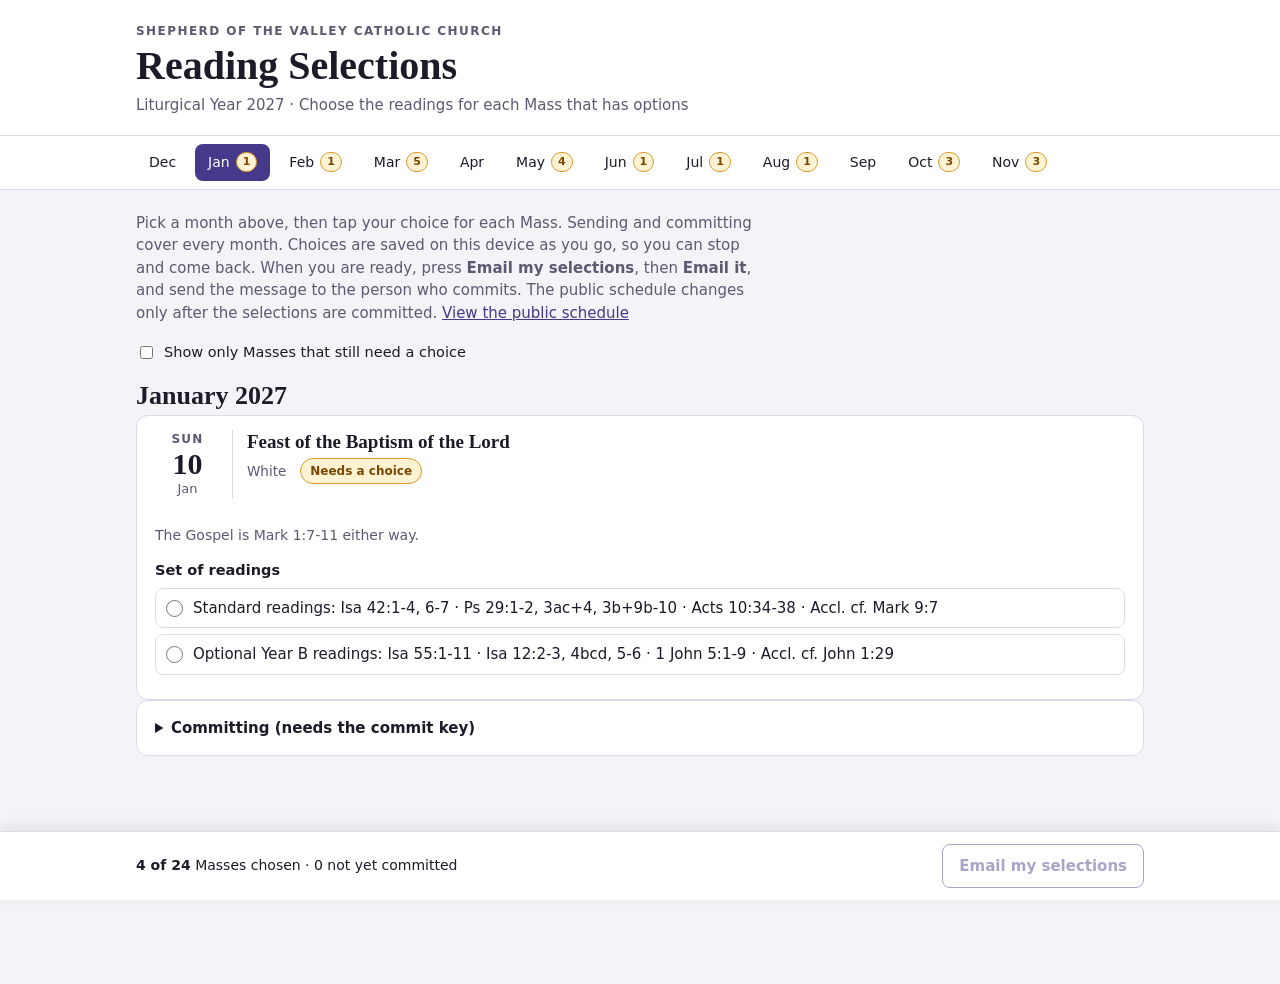
<file: selections.html>
<!doctype html>
<html lang="en">
<head>
<meta charset="utf-8">
<meta name="viewport" content="width=device-width, initial-scale=1">
<meta name="color-scheme" content="light dark">
<meta name="robots" content="noindex, nofollow">
<meta name="referrer" content="no-referrer">
<!-- Limits where this page may send data, since the commit key is kept in this browser. -->
<meta http-equiv="Content-Security-Policy" content="default-src 'self'; script-src 'self' 'unsafe-inline'; style-src 'self' 'unsafe-inline' https://fonts.googleapis.com; font-src https://fonts.gstatic.com; connect-src https://api.github.com; base-uri 'none'; form-action 'none'">
<title>Reading Selections: Liturgical Year 2027</title>
<link rel="preconnect" href="https://fonts.googleapis.com">
<link href="https://fonts.googleapis.com/css2?family=Inter:wght@400;500;600;700&family=Source+Serif+4:opsz,wght@8..60,600;8..60,700&display=swap" rel="stylesheet">
<link rel="stylesheet" href="style.css">
<style>
body { padding-bottom: 150px; }
.msg { border: 1px solid var(--wait-line); background: var(--wait-bg); color: var(--wait-text); border-radius: 10px; padding: 12px 16px; margin-bottom: 14px; }
.msg.ok { background: var(--done-bg); border-color: currentColor; color: inherit; }
.pick { padding: 4px 18px 18px; }
.pick .pn { font-size: 14px; color: var(--muted); margin: 10px 0 0; }
fieldset { border: 0; padding: 0; margin: 14px 0 0; min-width: 0; }
legend { font-weight: 600; font-size: 14.5px; padding: 0; margin-bottom: 6px; }
.opt { display: flex; gap: 10px; align-items: flex-start; padding: 8px 10px; border: 1px solid var(--line); border-radius: 8px; margin-bottom: 6px; cursor: pointer; font-size: 15px; overflow-wrap: anywhere; }
.opt:has(input:checked) { border-color: var(--accent); background: var(--accent-soft); }
.opt input { margin: 3px 0 0; width: 17px; height: 17px; flex: none; accent-color: var(--accent); }
button { font: inherit; font-weight: 600; font-size: 15px; border-radius: 8px; padding: 10px 16px; border: 1px solid var(--accent); background: var(--accent); color: var(--card); cursor: pointer; }
button.alt { background: transparent; color: var(--accent); }
button.link { border: 0; background: none; color: var(--accent); padding: 8px 0 0; font-weight: 500; font-size: 14px; text-decoration: underline; }
button:disabled { opacity: .45; cursor: default; }
.bar { position: fixed; left: 0; right: 0; bottom: 0; background: var(--card); border-top: 1px solid var(--line); box-shadow: 0 -4px 16px rgba(0,0,0,.08); z-index: 20; padding: 12px 0; }
.bar .wrap { display: flex; gap: 10px; align-items: center; flex-wrap: wrap; }
.bar .count { flex: 1 1 220px; font-size: 14px; }
@media (max-width: 520px) { .bar .count { flex-basis: 100%; } .bar button { flex: 1 1 0; padding: 10px 6px; font-size: 14px; } }
textarea, input[type=password] { font: inherit; font-size: 14px; width: 100%; box-sizing: border-box; border: 1px solid var(--line); border-radius: 8px; padding: 10px; background: var(--card); color: inherit; }
textarea { height: 84px; word-break: break-all; }
.panel { background: var(--card); border: 1px solid var(--line); border-radius: 12px; padding: 16px 18px; margin-bottom: 18px; }
.row { display: flex; gap: 10px; flex-wrap: wrap; margin-top: 10px; align-items: center; }
details.panel summary { cursor: pointer; font-weight: 600; }
.tog-row { margin: 0 0 16px; font-size: 14.5px; display: flex; gap: 8px; align-items: center; }
h2.mon { margin-top: 8px; }
#messages > *, #send-panel { scroll-margin-top: 72px; }
[hidden] { display: none !important; }
</style>
</head>
<body>

<header class="mast"><div class="wrap">
  <p class="parish">Shepherd of the Valley Catholic Church</p>
  <h1>Reading Selections</h1>
  <p class="sub">Liturgical Year 2027 · Choose the readings for each Mass that has options</p>
</div></header>

<nav aria-label="Months"><div class="wrap" id="nav"></div></nav>

<main><div class="wrap">
  <div id="messages" aria-live="polite"></div>
  <p class="lede">Pick a month above, then tap your choice for each Mass. Sending and committing cover every month. Choices are saved on this device as you go, so you can stop and come back. When you are ready, press <strong>Email my selections</strong>, then <strong>Email it</strong>, and send the message to the person who commits. The public schedule changes only after the selections are committed. <a href="index.html">View the public schedule</a></p>

  <div class="panel" id="send-panel" hidden>
    <strong>Send this link to the person who commits the selections</strong>
    <p style="font-size:14px;margin:6px 0 8px">The link carries your choices. If you change anything afterward, send a new one.</p>
    <textarea id="send-link" readonly aria-label="Link carrying your selections"></textarea>
    <div class="row"><button type="button" id="share" hidden>Share…</button><button type="button" id="copy">Copy link</button><button type="button" class="alt" id="email">Email it</button><button type="button" class="alt" id="close-send">Close</button></div>
  </div>

  <label class="tog-row"><input type="checkbox" id="only-open"> Show only Masses that still need a choice</label>
  <div id="list"></div>

  <details class="panel" id="key-panel">
    <summary>Committing (needs the commit key)</summary>
    <p style="font-size:14px">Only the person holding the key can change the public schedule. The key is kept as a cookie in this browser. Do not save it on a shared computer.</p>
    <input type="password" id="key" autocomplete="off" spellcheck="false" aria-label="Commit key" placeholder="Paste the commit key">
    <div class="row"><button type="button" id="save-key">Use this key</button><button type="button" class="alt" id="forget-key">Forget key</button><span id="key-state" style="font-size:14px"></span></div>
  </details>
</div></main>

<div class="bar"><div class="wrap">
  <div class="count" id="count"></div>
  <button type="button" class="alt" id="send">Email my selections</button>
  <button type="button" id="commit" hidden>Commit to public page</button>
</div></div>

<script src="data.js"></script>
<script src="resolve.js"></script>
<script>
'use strict';
const API = 'https://api.github.com/repos/Liberty-Pro/liturgy-schedule';
const FILE = API + '/contents/selections.js';
const PICKS_STORE = 'sovcLiturgy.picks', KEY_COOKIE = 'sovcLiturgyKey';
const OLD_KEY_STORE = 'sovcLiturgy.commitKey'; /* where the key was kept before it became a cookie */
const R = window.Readings;
const MASSES = MONTHS.flatMap(m => m.e).filter(x => x.sl);
const MO = ['Jan','Feb','Mar','Apr','May','Jun','Jul','Aug','Sep','Oct','Nov','Dec'];
const $ = id => document.getElementById(id);
const esc = s => String(s).replace(/[&<>"]/g, c => ({'&':'&amp;','<':'&lt;','>':'&gt;','"':'&quot;'}[c]));
const has = (o, k) => Object.prototype.hasOwnProperty.call(o, k);
const when = d => { const [y, m, n] = d.split('-').map(Number); return `${WD[new Date(Date.UTC(y, m - 1, n)).getUTCDay()]}, ${MO[m - 1]} ${n}`; };
const label = x => `${when(x.d)}: ${x.f}`;

let published = {};   /* what the public page shows */
let picks = {};       /* choices made on this device that differ from (or are not yet) published */
let key = '';
let busy = false;

/* ---------- storage ---------- */
function read(name) { try { return localStorage.getItem(name); } catch (e) { return null; } }
function write(name, value) {
  try { value === null ? localStorage.removeItem(name) : localStorage.setItem(name, value); return true; }
  catch (e) { message('This browser is not letting the page save. Send your selections before closing it.'); return false; }
}
/* The key is a cookie so that cookie cleaners can be told to keep it. It is limited to this site's folder.
   Browsers may shorten the lifetime (Brave allows about six months), so each visit renews it. */
function readKey() {
  const hit = document.cookie.split('; ').find(c => c.startsWith(KEY_COOKIE + '='));
  return hit ? decodeURIComponent(hit.slice(KEY_COOKIE.length + 1)) : '';
}
/* Pass '' to delete. Returns false if the browser did not do it. */
function writeKey(value) {
  document.cookie = KEY_COOKIE + '=' + encodeURIComponent(value) + '; Path=' + location.pathname.replace(/[^/]*$/, '') +
    '; Max-Age=' + (value ? 34560000 : 0) + '; Secure; SameSite=Strict';
  return readKey() === value;
}
const savePicks = () => write(PICKS_STORE, JSON.stringify(picks));
const current = x => has(picks, x.d) ? picks[x.d] : (published[x.d] || R.emptyPick(x));
const differs = x => has(picks, x.d) && !R.same(x, picks[x.d], published[x.d] || R.emptyPick(x));

function message(text, ok) {
  const div = document.createElement('div');
  div.className = 'msg' + (ok ? ' ok' : '');
  div.textContent = text;
  $('messages').replaceChildren(div);
  div.scrollIntoView({ block: 'nearest' });
}

/* ---------- screen ---------- */
function status(x) {
  const p = current(x);
  if (differs(x)) {
    if (R.isEmpty(x, p)) return ['pend', 'Cleared, not yet committed'];
    return R.isComplete(x, p) ? ['pend', 'Chosen, not yet committed'] : ['pend', 'Incomplete'];
  }
  return published[x.d] && R.isComplete(x, published[x.d]) ? ['ok', 'On the public page'] : ['pend', 'Needs a choice'];
}
function cardInner(x) {
  const p = R.clean(x, current(x)), vis = R.visible(x, p), [cls, text] = status(x);
  const groups = x.sl.map(([name, opts, multi], g) => !vis[g] ? '' :
    `<fieldset><legend>${esc(name)}</legend>${opts.map((o, i) =>
      `<label class="opt"><input type="${multi ? 'checkbox' : 'radio'}" id="o-${x.d}-${g}-${i}" name="g-${x.d}-${g}" data-d="${x.d}" data-g="${g}" data-i="${i}" ${p[g].includes(i) ? 'checked' : ''}><span>${esc(o)}</span></label>`).join('')}</fieldset>`).join('');
  return `<div class="cel-h"><div class="date"><div class="wd">${when(x.d).slice(0, 3)}</div><div class="dn">${Number(x.d.slice(8))}</div><div class="mo">${MO[Number(x.d.slice(5, 7)) - 1]}</div></div>
    <div><h3 class="feast">${esc(x.f)}</h3><div class="meta"><span>${esc(x.c)}</span><span class="pill ${cls}">${text}</span></div></div></div>
    <div class="pick">${x.pn ? `<p class="pn">${esc(x.pn)}</p>` : ''}${groups}
    ${R.isEmpty(x, p) ? '' : `<button type="button" class="link" data-clear="${x.d}">Clear this Mass</button>`}
    ${differs(x) && published[x.d] ? `<button type="button" class="link" data-undo="${x.d}" style="margin-left:16px">Go back to the published choice</button>` : ''}</div>`;
}
/* One month shows at a time. The address (#dec, #jan, ...) remembers which one across reloads. */
let month = null;
const needs = m => m.e.filter(x => x.sl && !R.isComplete(x, current(x)));
const fromAddress = () => MONTHS.find(m => m.id === location.hash.slice(1));
function renderNav() {
  const nav = $('nav'), left = nav.scrollLeft;
  nav.innerHTML = MONTHS.map(m => { const n = needs(m).length;
    return `<a href="#${m.id}" ${m === month ? 'aria-current="page"' : ''}>${esc(m.short)}${n ? ` <span class="dot-n" title="${n} still need a choice">${n}</span>` : ''}</a>`; }).join('');
  nav.scrollLeft = left;
}
function renderList() {
  /* Open on the month in the address, otherwise the first one with something left to choose. */
  month = month || fromAddress() || MONTHS.find(m => needs(m).length) || MONTHS[0];
  const only = $('only-open').checked;
  const all = month.e.filter(x => x.sl), list = only ? needs(month) : all;
  $('list').innerHTML = `<h2 class="mon">${esc(month.name)}</h2>` + (list.length
    ? `<div class="cards">${list.map(x => `<article class="cel" id="c-${x.d}">${cardInner(x)}</article>`).join('')}</div>`
    : `<div class="empty">${all.length ? 'Every Mass in this month has a choice.' : 'No Masses in this month need a selection.'}</div>`);
  renderBar();
  const act = document.querySelector('nav [aria-current]');
  if (act) act.scrollIntoView({ inline: 'center', block: 'nearest' });
}
function renderBar() {
  renderNav();
  const done = MASSES.filter(x => R.isComplete(x, current(x))).length;
  const c = R.changes(MASSES, picks, published);
  const waiting = c.set.length + c.remove.length;
  $('count').innerHTML = `<strong>${done} of ${MASSES.length}</strong> Masses chosen · ${waiting} not yet committed${c.incomplete.length ? ` · ${c.incomplete.length} incomplete` : ''}`;
  $('send').disabled = !MASSES.some(differs);
  $('commit').hidden = !key;
  $('commit').disabled = busy || !waiting;
  $('key-state').textContent = key ? 'A key is saved on this device.' : 'No key on this device.';
}
/* Redraw one card in place so the page does not jump. */
function refresh(d, focusId) {
  const x = MASSES.find(m => m.d === d), card = $('c-' + d);
  if (card) card.innerHTML = cardInner(x);
  if (focusId && $(focusId)) $(focusId).focus({ preventScroll: true });
  renderBar();
}

$('list').addEventListener('change', e => {
  const t = e.target, d = t.dataset.d;
  if (!d) return;
  const x = MASSES.find(m => m.d === d), g = Number(t.dataset.g), i = Number(t.dataset.i);
  const p = R.clean(x, current(x));
  p[g] = x.sl[g][2] ? (t.checked ? p[g].concat(i) : p[g].filter(n => n !== i)) : [i];
  picks[d] = R.clean(x, p);
  savePicks(); $('send-panel').hidden = true;
  refresh(d, t.id);
});
$('list').addEventListener('click', e => {
  const clear = e.target.dataset.clear, undo = e.target.dataset.undo;
  if (clear) { picks[clear] = R.emptyPick(MASSES.find(m => m.d === clear)); }
  else if (undo) { delete picks[undo]; }
  else return;
  savePicks(); $('send-panel').hidden = true;
  refresh(clear || undo);
});
$('only-open').addEventListener('change', renderList);

/* ---------- sending selections as a link ---------- */
const encode = o => btoa(JSON.stringify(o)).replace(/\+/g, '-').replace(/\//g, '_').replace(/=+$/, '');
const decode = s => JSON.parse(atob(s.replace(/-/g, '+').replace(/_/g, '/')));

$('send').addEventListener('click', () => {
  const out = {};
  MASSES.filter(differs).forEach(x => { out[x.d] = R.clean(x, picks[x.d]); });
  $('send-link').value = location.href.split('#')[0] + '#s=' + encode(out);
  $('share').hidden = !navigator.share;
  $('send-panel').hidden = false;
  $('send-panel').scrollIntoView({ block: 'start', behavior: 'smooth' });
});
$('copy').addEventListener('click', async () => {
  try { await navigator.clipboard.writeText($('send-link').value); message('Link copied. Paste it into a text or email.', true); }
  catch (e) { $('send-link').select(); message('Could not copy automatically. The link is selected: copy it by hand.'); }
});
$('share').addEventListener('click', () => {
  navigator.share({ title: 'Reading selections', url: $('send-link').value }).catch(() => { /* viewer closed the share sheet */ });
});
$('email').addEventListener('click', () => {
  location.href = 'mailto:?subject=' + encodeURIComponent('Reading selections') + '&body=' + encodeURIComponent('Open this link to review the reading selections:\n\n' + $('send-link').value);
});
$('close-send').addEventListener('click', () => { $('send-panel').hidden = true; });

/* Load choices that arrived in a link, then remove them from the address so a reload cannot re-apply them. */
function receive() {
  if (!location.hash.startsWith('#s=')) return;
  const raw = location.hash.slice(3);
  history.replaceState(null, '', location.pathname + location.search);
  let incoming;
  try { incoming = decode(raw); if (!incoming || typeof incoming !== 'object') throw new Error(); }
  catch (e) { message('That link is damaged or cut off. Ask for it to be sent again.'); return; }
  const found = MASSES.filter(x => has(incoming, x.d));
  const clash = found.filter(x => differs(x) && !R.same(x, picks[x.d], incoming[x.d]));
  if (clash.length && !confirm(`This link has different choices from ones saved on this device for:\n\n${clash.map(label).join('\n')}\n\nReplace the saved choices with the ones in the link?`)) {
    message('The link was not loaded. Your saved choices are unchanged.'); return;
  }
  found.forEach(x => { picks[x.d] = R.clean(x, incoming[x.d]); });
  savePicks(); month = MONTHS.find(m => m.e.includes(found[0])) || month; renderList();
  message(`Loaded selections for ${found.length} Mass${found.length === 1 ? '' : 'es'} from the link. Review them below.`, true);
}
window.addEventListener('hashchange', () => {
  const m = fromAddress();
  if (m) { month = m; renderList(); window.scrollTo(0, 0); }
  else receive();
});

/* ---------- committing ---------- */
async function github(url, token, options) {
  let res;
  try {
    res = await fetch(url, { cache: 'no-store', ...options, headers: { Accept: 'application/vnd.github+json', Authorization: 'Bearer ' + token } });
  } catch (e) { throw new Error('Could not reach GitHub. Check the internet connection and try again.'); }
  if (res.ok) return res.json();
  const err = new Error(
    res.status === 401 ? 'GitHub did not accept the key. It may be mistyped or expired.' :
    res.status === 403 || res.status === 404 ? 'This key is not allowed to change the schedule. It needs Contents: Read and write on liturgy-schedule.' :
    'GitHub returned an error (' + res.status + '). Try again.');
  err.status = res.status;
  throw err;
}
async function fetchPublished(token) {
  const file = await github(FILE + '?ref=main', token);
  const bytes = Uint8Array.from(atob(file.content.replace(/\s/g, '')), c => c.charCodeAt(0));
  return { sel: R.parseSel(new TextDecoder().decode(bytes)), sha: file.sha };
}
const toBase64 = text => btoa(Array.from(new TextEncoder().encode(text), b => String.fromCharCode(b)).join(''));
/* Long "set of readings" options are cut to their name in the confirmation box. */
const short = o => /readings[^:]*:/.test(o) ? o.split(':')[0] : o;
const summary = (x, pick) => `${label(x)}\n   ` + R.shown(x, pick).map((chosen, g) => chosen.map(i => short(x.sl[g][1][i])).join('; ')).filter(Boolean).join(' | ');

async function commit(retried) {
  const live = await fetchPublished(key);
  published = live.sel;
  const c = R.changes(MASSES, picks, published);
  renderList();
  if (!c.set.length && !c.remove.length) { message('Nothing new to commit: the public page already has these choices.', true); return; }
  const lines = c.set.map(x => summary(x, picks[x.d]) + (published[x.d] ? '\n   (replaces the published choice)' : ''))
    .concat(c.remove.map(x => label(x) + '\n   REMOVE the published choice (back to Awaiting Fr.)'));
  const skipped = c.incomplete.length ? `\n\nNot included because incomplete: ${c.incomplete.map(x => when(x.d)).join(', ')}` : '';
  if (!confirm(`Commit ${lines.length} change${lines.length === 1 ? '' : 's'} to the public page?\n\n${lines.join('\n\n')}${skipped}`)) return;
  const next = { ...published };
  c.set.forEach(x => { next[x.d] = R.shown(x, picks[x.d]); });
  c.remove.forEach(x => { delete next[x.d]; });
  const changed = c.set.concat(c.remove);
  try {
    await github(FILE, key, { method: 'PUT', body: JSON.stringify({
      message: 'Reading selections: ' + changed.map(x => when(x.d).slice(5)).join(', '),
      content: toBase64(R.serializeSel(next)), sha: live.sha, branch: 'main' }) });
  } catch (e) {
    /* Someone else committed between our read and write: read again and retry once. */
    if ((e.status === 409 || e.status === 422) && !retried) return commit(true);
    throw e;
  }
  published = next;
  changed.forEach(x => { delete picks[x.d]; });
  savePicks(); renderList();
  message(`Committed ${changed.length} change${changed.length === 1 ? '' : 's'}. The public page usually updates within a few minutes.`, true);
}
$('commit').addEventListener('click', async () => {
  if (busy) return;
  busy = true; $('commit').textContent = 'Committing…'; renderBar();
  try { await commit(false); }
  catch (e) { message(e.message + ' Nothing was committed.'); }
  busy = false; $('commit').textContent = 'Commit to public page'; renderBar();
});

$('save-key').addEventListener('click', async () => {
  const value = $('key').value.trim();
  if (!value) { message('Paste the key first.'); return; }
  try {
    const live = await fetchPublished(value);
    key = value; published = live.sel;
    const kept = writeKey(key); $('key').value = ''; renderList();
    message(kept ? 'Key saved on this device. GitHub confirms it can read the schedule; write permission is checked when you commit.'
      : 'This browser did not keep the key. It will work only until this page is closed.', kept);
  } catch (e) { message(e.message + ' The key was not saved.'); }
});
$('forget-key').addEventListener('click', () => { key = ''; writeKey(''); write(OLD_KEY_STORE, null); $('key').value = ''; renderBar(); message('The key was removed from this device.', true); });

/* ---------- start ---------- */
async function start() {
  published = window.SEL || {};
  try { picks = JSON.parse(read(PICKS_STORE)) || {}; } catch (e) { picks = {}; }
  const old = read(OLD_KEY_STORE);
  key = readKey() || old || '';
  if (key && writeKey(key) && old) write(OLD_KEY_STORE, null);
  if (key) {
    /* The key holder reads GitHub directly, which is current even while the public page is still updating. */
    try { published = (await fetchPublished(key)).sel; }
    catch (e) { message(e.message); }
  }
  /* Forget saved choices that the public page now matches, so later published changes show through. */
  MASSES.forEach(x => { if (has(picks, x.d) && !differs(x)) delete picks[x.d]; });
  savePicks(); renderList(); receive();
}
/* The timestamp stops the browser from showing an old copy of the committed choices. */
const loader = document.createElement('script');
loader.src = 'selections.js?t=' + Date.now();
loader.onload = start;
loader.onerror = () => { message('Could not load the published choices. Reload the page to try again.'); };
document.head.appendChild(loader);
</script>
</body>
</html>
</file>
<file: style.css>
/* Layout: sticky month navigation over one reading column. Each celebration is a card: feast header, then the five readings, then (if needed) an amber "Awaiting Fr." panel listing the options. */
:root {
  --bg: #f4f3f8;
  --card: #ffffff;
  --line: #dcd9e8;
  --text: #1d1b28;
  --muted: #5d5970;
  --accent: #46388a;
  --accent-soft: #e9e6f7;
  --wait-bg: #fff3d4;
  --wait-line: #d99a2b;
  --wait-text: #7a4700;
  --done-bg: #e3f3e8;
  --done-text: #1f6a3a;
  --head: "Source Serif 4", Georgia, "Times New Roman", serif;
  --body: "Inter", system-ui, -apple-system, "Segoe UI", Roboto, Arial, sans-serif;
}
@media (prefers-color-scheme: dark) {
  :root:not([data-theme="light"]) {
    --bg: #14131b; --card: #1e1c29; --line: #38344d; --text: #ecebf4; --muted: #a9a5bf;
    --accent: #b9acff; --accent-soft: #2b2745;
    --wait-bg: #3b2d0f; --wait-line: #a77a1f; --wait-text: #f3cd78;
    --done-bg: #17321f; --done-text: #86d4a0;
    color-scheme: dark;
  }
}
:root[data-theme="dark"] {
  --bg: #14131b; --card: #1e1c29; --line: #38344d; --text: #ecebf4; --muted: #a9a5bf;
  --accent: #b9acff; --accent-soft: #2b2745;
  --wait-bg: #3b2d0f; --wait-line: #a77a1f; --wait-text: #f3cd78;
  --done-bg: #17321f; --done-text: #86d4a0;
  color-scheme: dark;
}
* { box-sizing: border-box; }
body { background: var(--bg); color: var(--text); font-family: var(--body); font-size: 15px; line-height: 1.5; margin: 0; }
body::before { content: ""; position: fixed; inset: 0 0 auto; height: env(safe-area-inset-top, 0px); background: var(--card); z-index: 30; }
.wrap { max-width: 1040px; margin: 0 auto; padding-left: max(16px, env(safe-area-inset-left, 0px)); padding-right: max(16px, env(safe-area-inset-right, 0px)); }
a { color: var(--accent); }

/* Masthead */
.mast { background: var(--card); border-bottom: 1px solid var(--line); }
.mast .wrap { padding-block: 22px 18px; }
.parish { font-size: 12px; letter-spacing: .12em; text-transform: uppercase; color: var(--muted); font-weight: 600; margin: 0 0 4px; }
h1 { font-family: var(--head); font-size: clamp(28px, 5vw, 40px); line-height: 1.1; margin: 0 0 6px; font-weight: 700; text-wrap: balance; }
.sub { color: var(--muted); margin: 0; }

/* Sticky navigation */
nav { position: sticky; top: env(safe-area-inset-top, 0px); z-index: 20; background: var(--card); border-bottom: 1px solid var(--line); }
nav .wrap { display: flex; gap: 6px; overflow-x: auto; padding-block: 8px; scrollbar-width: thin; }
nav a { flex: none; text-decoration: none; color: var(--text); padding: 7px 12px; border-radius: 8px; font-weight: 500; font-size: 14px; display: inline-flex; align-items: center; gap: 6px; border: 1px solid transparent; }
nav a:hover { background: var(--accent-soft); }
nav a[aria-current="page"] { background: var(--accent); color: var(--card); }
nav a:focus-visible, .btn:focus-visible, input:focus-visible + .tog, .mcard:focus-visible { outline: 2px solid var(--accent); outline-offset: 2px; }
.dot-n { font-size: 11px; font-weight: 700; min-width: 20px; padding: 1px 6px; border-radius: 99px; background: var(--wait-bg); color: var(--wait-text); border: 1px solid var(--wait-line); text-align: center; }
nav a[aria-current="page"] .dot-n { background: var(--wait-bg); }
nav .sep { flex: none; width: 1px; background: var(--line); margin: 4px 4px; }

main { padding-block: 22px 60px; }
h2 { font-family: var(--head); font-size: 26px; margin: 0 0 4px; line-height: 1.2; text-wrap: balance; }
.lede { color: var(--muted); margin: 0 0 18px; max-width: 65ch; }

/* Status banner */
.banner { background: var(--wait-bg); border: 1px solid var(--wait-line); color: var(--wait-text); border-radius: 12px; padding: 16px 18px; display: flex; gap: 16px; align-items: center; flex-wrap: wrap; margin-bottom: 22px; }
.banner strong { font-size: 17px; }
.banner p { margin: 2px 0 0; }
.banner .big { font-family: var(--head); font-size: 44px; font-weight: 700; line-height: 1; }
.banner .txt { flex: 1 1 260px; min-width: 0; }
.btn { display: inline-block; background: var(--accent); color: var(--card); text-decoration: none; padding: 9px 16px; border-radius: 8px; font-weight: 600; font-size: 14px; }

/* Home: month grid */
.grid { display: grid; grid-template-columns: repeat(auto-fill, minmax(230px, 1fr)); gap: 12px; margin-bottom: 28px; }
.mcard { display: flex; flex-direction: column; gap: 6px; background: var(--card); border: 1px solid var(--line); border-radius: 12px; padding: 14px 16px; text-decoration: none; color: var(--text); min-width: 0; }
.mcard:hover { border-color: var(--accent); }
.mcard .mn { font-family: var(--head); font-size: 20px; font-weight: 600; }
.mcard .mb { color: var(--muted); font-size: 13.5px; flex: 1; }
.pill { display: inline-block; font-size: 12px; font-weight: 600; padding: 3px 9px; border-radius: 99px; align-self: flex-start; }
.pill.pend { background: var(--wait-bg); color: var(--wait-text); border: 1px solid var(--wait-line); }
.pill.ok { background: var(--done-bg); color: var(--done-text); border: 1px solid transparent; }

.key { background: var(--card); border: 1px solid var(--line); border-radius: 12px; padding: 16px 18px; display: grid; gap: 14px; }
.key h3 { font-size: 13px; letter-spacing: .08em; text-transform: uppercase; color: var(--muted); margin: 0 0 6px; }
.key-cols { display: grid; grid-template-columns: repeat(auto-fit, minmax(260px, 1fr)); gap: 18px; }
.key p { margin: 0 0 6px; }
.swatches { display: flex; flex-wrap: wrap; gap: 8px 16px; }
.sw { display: inline-flex; align-items: center; gap: 6px; }

/* Liturgical color dots */
.cd { display: inline-block; width: 12px; height: 12px; border-radius: 50%; border: 1px solid rgba(0,0,0,.35); vertical-align: -1px; }
.cd.violet { background: #6c3fb0; } .cd.white { background: #fff; border-color: #8a8699; }
.cd.green { background: #2f8450; } .cd.red { background: #c2271d; }
.cd.rose { background: #f0a1b8; } .cd.black { background: #1b1a1f; border-color: #8a8699; }

/* Month view */
.mhead { display: flex; justify-content: space-between; align-items: flex-end; gap: 12px; flex-wrap: wrap; margin-bottom: 16px; }
.tog-l { display: inline-flex; align-items: center; gap: 8px; cursor: pointer; font-weight: 500; user-select: none; }
.tog-l input { position: absolute; opacity: 0; }
.tog { width: 38px; height: 22px; border-radius: 99px; background: var(--line); position: relative; transition: background .15s; flex: none; }
.tog::after { content: ""; position: absolute; top: 3px; left: 3px; width: 16px; height: 16px; border-radius: 50%; background: var(--card); transition: transform .15s; }
input:checked + .tog { background: var(--accent); }
input:checked + .tog::after { transform: translateX(16px); }
.cards { display: grid; gap: 14px; }
.cel { background: var(--card); border: 1px solid var(--line); border-radius: 12px; overflow: hidden; }
.cel.has-wait { border-color: var(--wait-line); }
.cel-h { padding: 14px 18px 12px; display: grid; grid-template-columns: 78px 1fr; gap: 4px 14px; align-items: start; }
.date { font-family: var(--head); text-align: center; border-right: 1px solid var(--line); padding-right: 12px; }
.date .wd { font-size: 12px; text-transform: uppercase; letter-spacing: .1em; color: var(--muted); font-family: var(--body); font-weight: 600; }
.date .dn { font-size: 30px; font-weight: 700; line-height: 1.05; }
.date .mo { font-size: 13px; color: var(--muted); font-family: var(--body); }
.feast { font-family: var(--head); font-size: 19px; font-weight: 600; line-height: 1.25; margin: 0; text-wrap: balance; }
.meta { display: flex; flex-wrap: wrap; gap: 6px 14px; align-items: center; margin-top: 4px; font-size: 13.5px; color: var(--muted); }
.note { margin: 6px 0 0; font-size: 14px; }
.rd { display: grid; grid-template-columns: repeat(5, minmax(0, 1fr)); border-top: 1px solid var(--line); }
.rd > div { padding: 10px 14px 12px; border-right: 1px solid var(--line); min-width: 0; overflow-wrap: anywhere; }
.rd > div:last-child { border-right: 0; }
.rd .l { display: block; font-size: 11px; font-weight: 600; letter-spacing: .09em; text-transform: uppercase; color: var(--muted); margin-bottom: 2px; }
.rd .v { font-weight: 500; font-variant-numeric: tabular-nums; }
.rd .aw { background: var(--wait-bg); box-shadow: inset 0 0 0 1px var(--wait-line); }
.rd .aw .l { color: var(--wait-text); }
.tag { display: inline-block; font-size: 11px; font-weight: 700; letter-spacing: .04em; color: var(--wait-text); text-transform: uppercase; }
.rd .aw .v { color: var(--wait-text); font-weight: 400; font-size: 13.5px; }
.rd .aw .v:empty { display: none; }
.special { border-top: 1px solid var(--line); padding: 10px 18px; font-size: 14px; background: var(--accent-soft); }
.special b { font-weight: 600; }
.wait { border-top: 1px solid var(--wait-line); background: var(--wait-bg); color: var(--wait-text); padding: 14px 18px 16px; }
.wait h4 { margin: 0 0 2px; font-size: 14px; letter-spacing: .04em; text-transform: uppercase; }
.wait .pn { margin: 4px 0 8px; font-size: 14px; }
.slot { margin-top: 12px; }
.slot .sl { font-weight: 600; font-size: 14.5px; margin-bottom: 4px; }
.slot ul { list-style: none; margin: 0; padding: 0; display: grid; gap: 4px; }
.slot li { position: relative; padding-left: 24px; font-size: 14.5px; font-variant-numeric: tabular-nums; overflow-wrap: anywhere; }
.slot li::before { content: ""; position: absolute; left: 2px; top: 4px; width: 12px; height: 12px; border: 2px solid var(--wait-line); border-radius: 50%; }
.slot.multi li::before { border-radius: 3px; }
.empty { padding: 30px; text-align: center; color: var(--muted); background: var(--card); border: 1px dashed var(--line); border-radius: 12px; }

/* Awaiting view */
.group { margin-bottom: 28px; }
.group h3 { font-family: var(--head); font-size: 21px; margin: 0 0 10px; display: flex; align-items: baseline; gap: 10px; flex-wrap: wrap; }
.group h3 a { font-family: var(--body); font-size: 13px; font-weight: 500; }
.aw-card { background: var(--card); border: 1px solid var(--wait-line); border-radius: 12px; margin-bottom: 12px; overflow: hidden; }
.aw-card .top { padding: 12px 18px 0; display: flex; gap: 12px; align-items: baseline; flex-wrap: wrap; }
.aw-card .top .d { font-weight: 700; font-variant-numeric: tabular-nums; }
.aw-card .top .f { font-family: var(--head); font-size: 17px; font-weight: 600; }
.aw-card .wait { border-top: 0; background: transparent; padding-top: 4px; }

@media (max-width: 900px) {
  .rd { grid-template-columns: 1fr; }
  .rd > div { border-right: 0; border-bottom: 1px solid var(--line); display: grid; grid-template-columns: 112px minmax(0, 1fr); gap: 10px; padding: 9px 16px; }
  .rd > div:last-child { border-bottom: 0; }
  .rd .l { margin: 3px 0 0; }
}
@media (max-width: 520px) {
  .cel-h { grid-template-columns: 56px 1fr; padding-inline: 14px; }
  .date .dn { font-size: 24px; }
  .special, .wait { padding-inline: 14px; }
  .banner .big { font-size: 36px; }
}
@media (prefers-reduced-motion: reduce) { .tog, .tog::after { transition: none; } }
</file>
